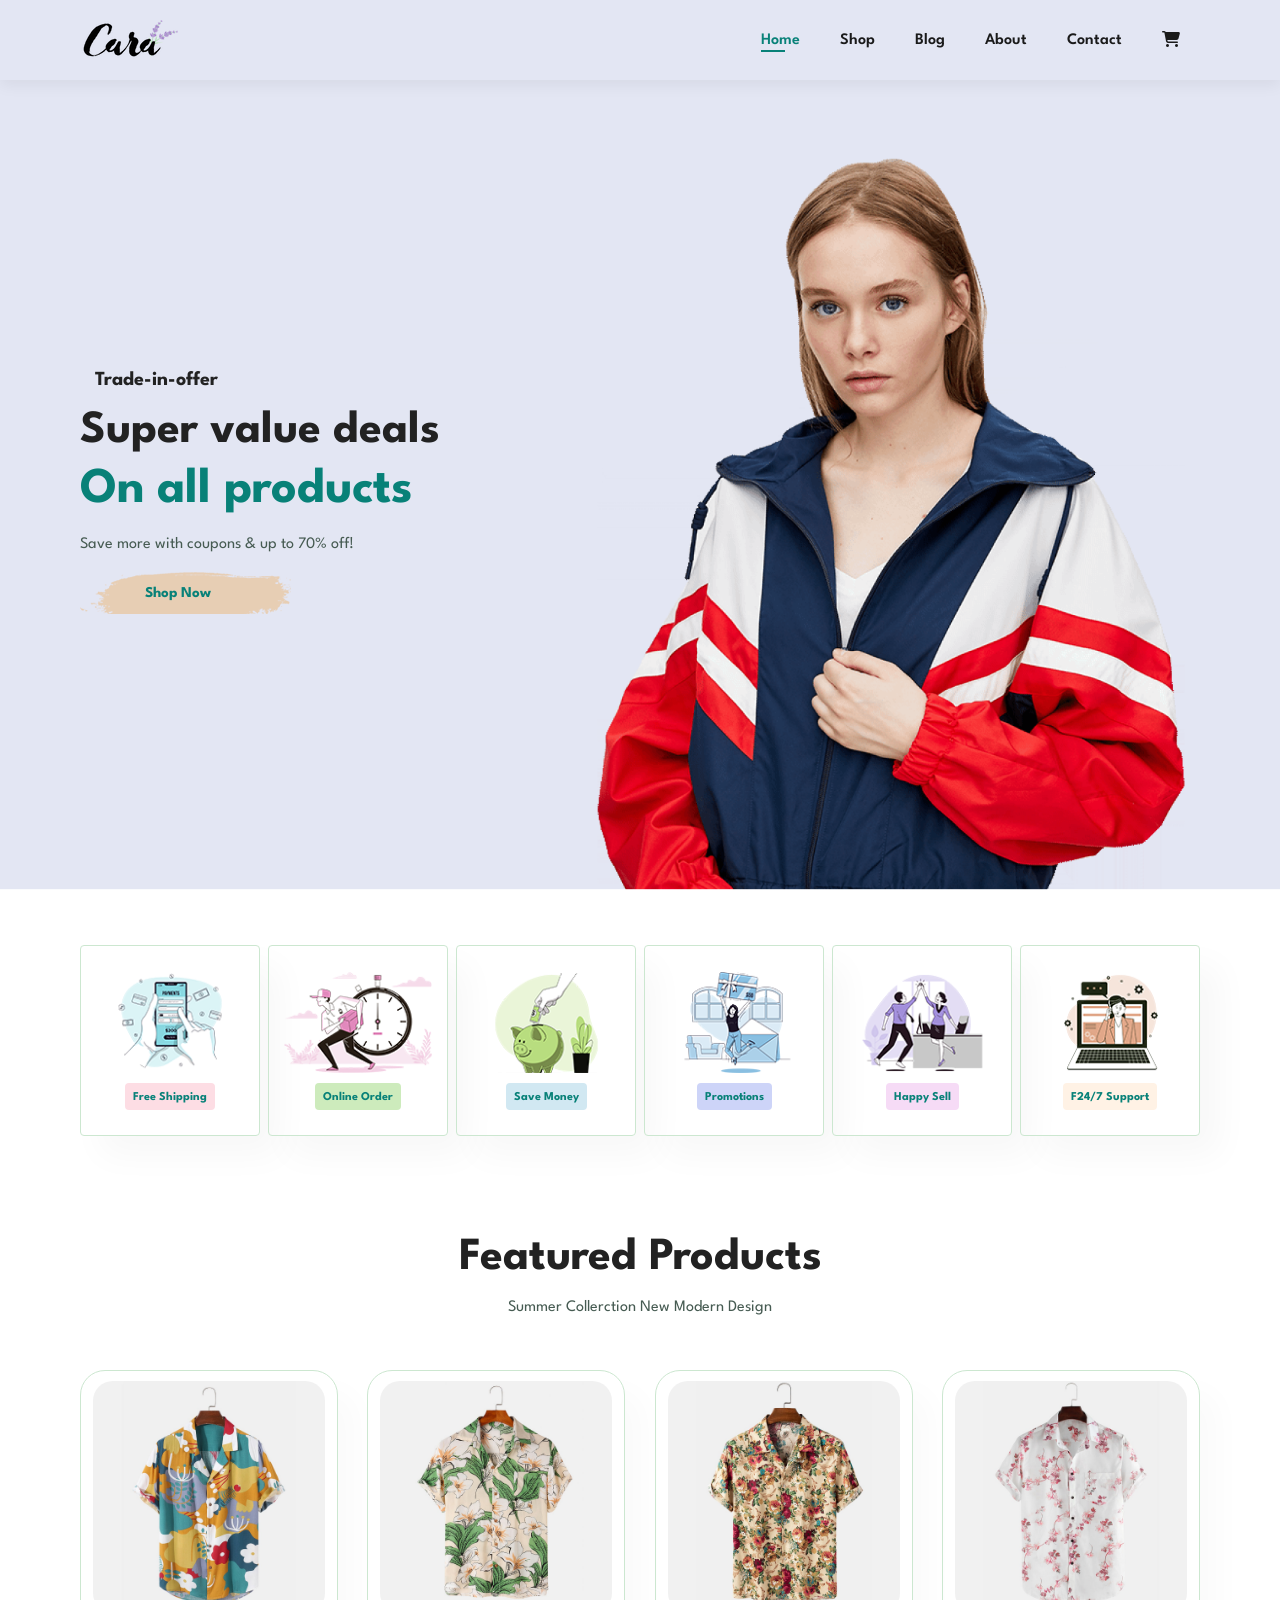
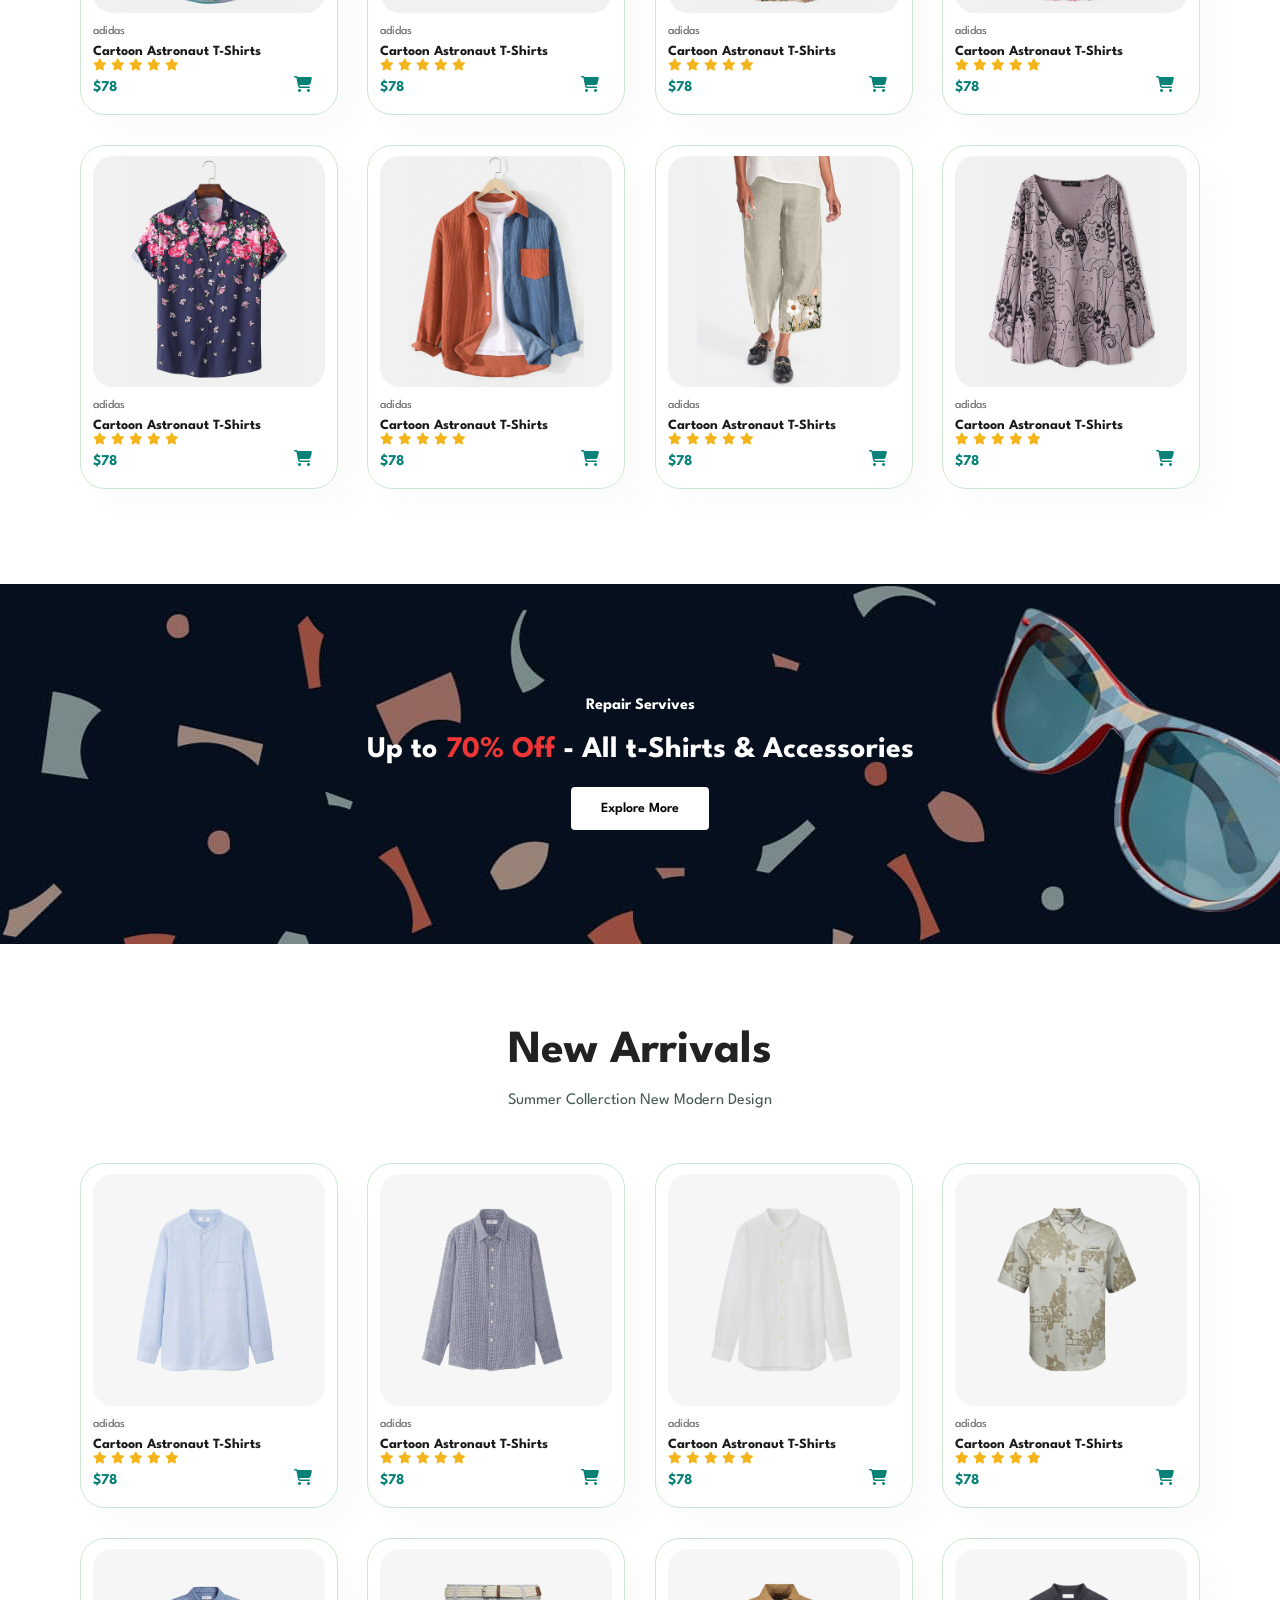
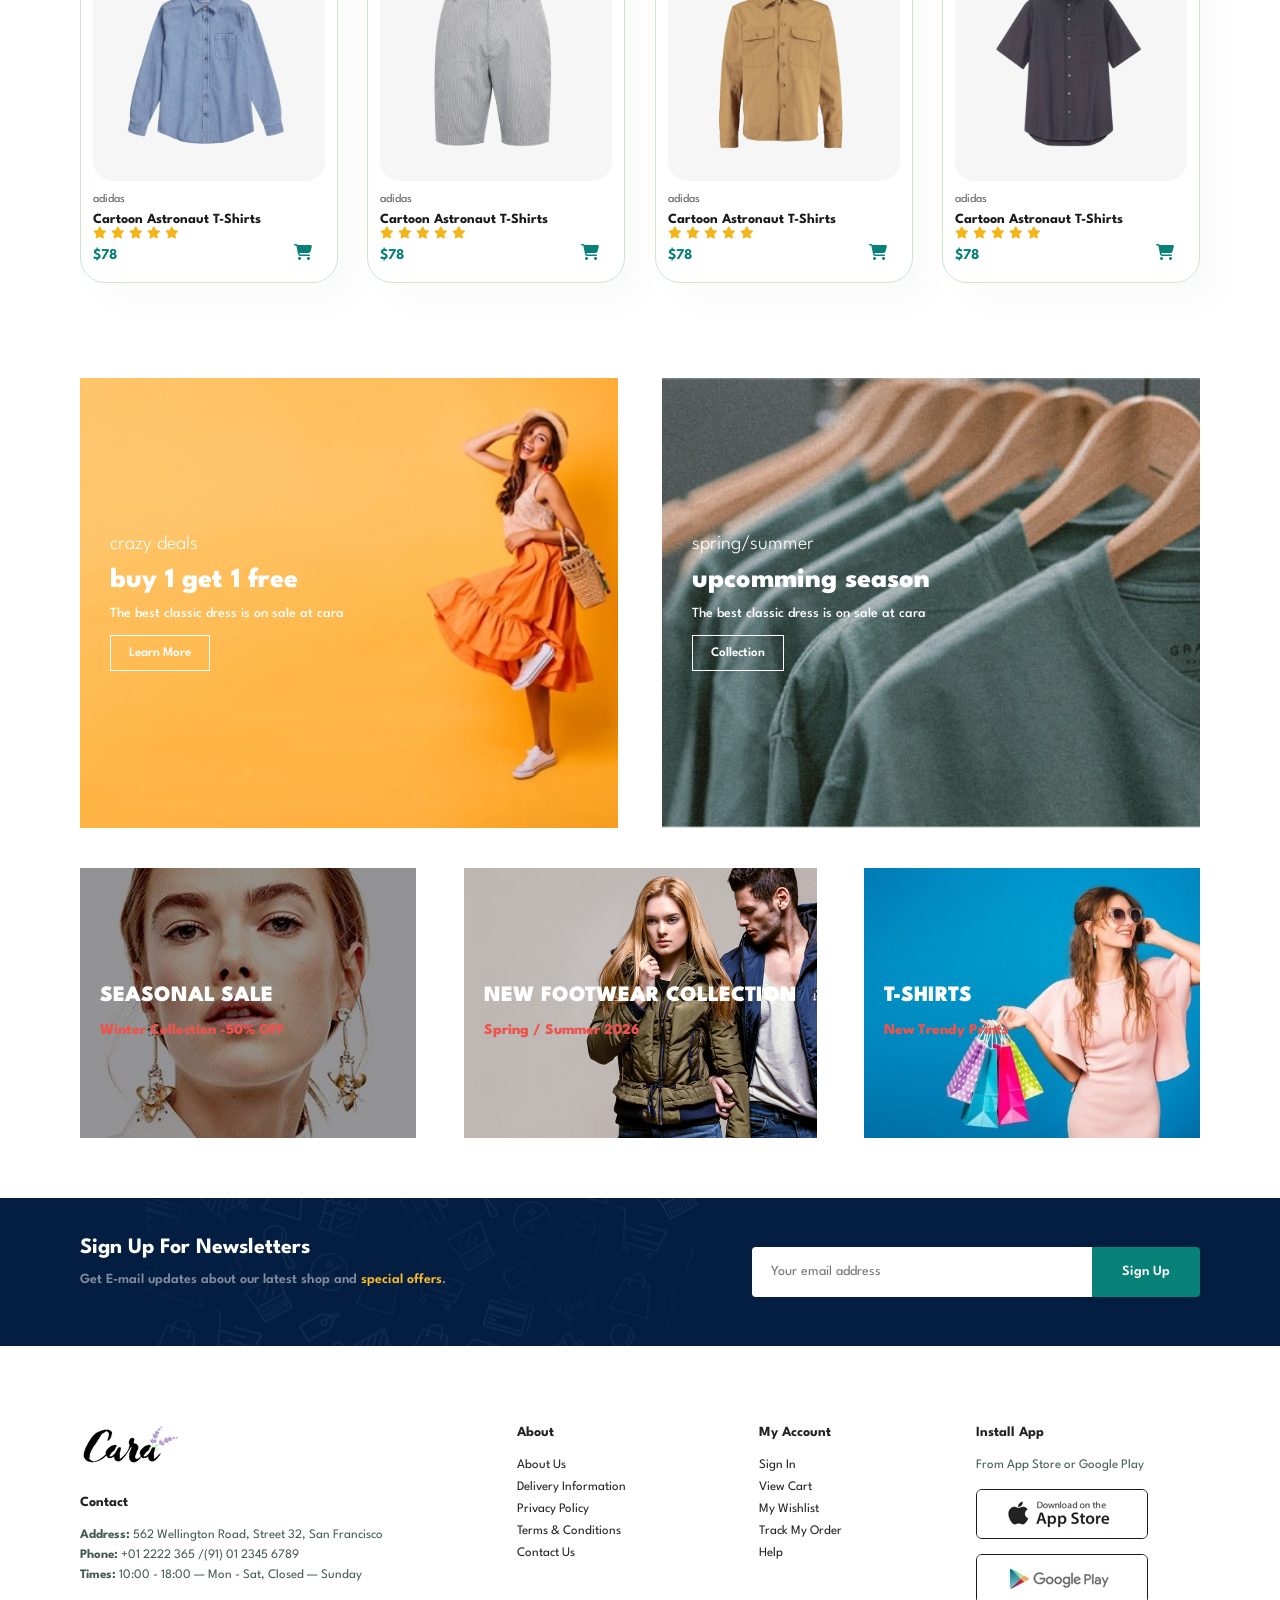
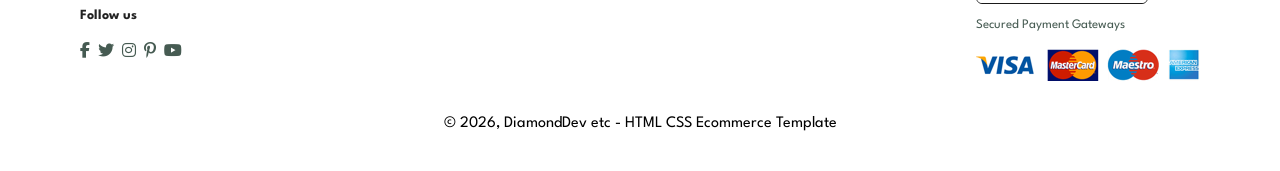
<file: index.html>
<!DOCTYPE html>
<html lang="en">
<head>
    <meta charset="UTF-8">
    <meta name="viewport" content="width=device-width, initial-scale=1.0">
    <title>Ecommerce Website</title>
    <link rel="stylesheet" href="https://cdnjs.cloudflare.com/ajax/libs/font-awesome/6.5.0/css/all.min.css">
    <link rel="stylesheet" href="style.css">
</head>
<body>
    <section id="header">
        <a href="#"><img src="images/logo (1).png" class="logo" alt=""></a>

        <div>
            <ul id="navbar">
                <li><a class="active" href="index.html">Home</a></li> 
                <li><a href="shop.html">Shop</a></li> 
                <li><a href="blog.html">Blog</a></li> 
                <li><a href="about.html">About</a></li> 
                <li><a href="contact.html">Contact</a></li> 
                <li id="lg-bag"><a href="cart.html"><i class="fa-solid fa-cart-shopping"></i></a></li>
                <a href="#" id="close"><i class="fa-solid fa-xmark"></i></a>
            </ul>
        </div>
        <div id="mobile">
            <a href="cart.html"><i class="fa-solid fa-cart-shopping"></i></a>
            <i id="bar" class="fas fa-outdent"></i>
        </div>
    </section>

    <section id="hero">
        <h4>Trade-in-offer</h4>
        <h2>Super value deals</h2>
        <h1>On all products</h1>
        <p>Save more with coupons & up to 70% off!</p>
        <button>Shop Now</button>
    </section>

    <section id="feature" class="section-p1">
        <div class="fe-box">
            <img src="images/f1.png" alt="">
            <h6>Free Shipping</h6>
        </div>
        <div class="fe-box">
            <img src="images/f2.png" alt="">
            <h6>Online Order</h6>
        </div>
        <div class="fe-box">
            <img src="images/f3.png" alt="">
            <h6>Save Money</h6>
        </div>
        <div class="fe-box">
            <img src="images/f4.png" alt="">
            <h6>Promotions</h6>
        </div>
        <div class="fe-box">
            <img src="images/f5.png" alt="">
            <h6>Happy Sell</h6>
        </div>
        <div class="fe-box">
            <img src="images/f6.png" alt="">
            <h6>F24/7 Support</h6>
        </div>
    </section>

    <section id="product1" class="section-p1">
        <h2>Featured Products</h2>
        <p>Summer Collerction New Modern Design</p>
        <div class="pro-container">
            <div class="pro">
                <img src="images/f1.jpg" alt="">
                <div class="des">
                    <span>adidas</span>
                    <h5>Cartoon Astronaut T-Shirts</h5>
                    <div class="star">
                        <i class="fas fa-star"></i>
                        <i class="fas fa-star"></i>
                        <i class="fas fa-star"></i>
                        <i class="fas fa-star"></i>
                        <i class="fas fa-star"></i>
                    </div>
                    <h4>$78</h4>
                </div>
                <a href="#"><i class="fa-solid fa-cart-shopping"></i></a>
            </div>
            <div class="pro">
                <img src="images/f2.jpg" alt="">
                <div class="des">
                    <span>adidas</span>
                    <h5>Cartoon Astronaut T-Shirts</h5>
                    <div class="star">
                        <i class="fas fa-star"></i>
                        <i class="fas fa-star"></i>
                        <i class="fas fa-star"></i>
                        <i class="fas fa-star"></i>
                        <i class="fas fa-star"></i>
                    </div>
                    <h4>$78</h4>
                </div>
                <a href="#"><i class="fa-solid fa-cart-shopping"></i></a>
            </div>
            <div class="pro">
                <img src="images/f3.jpg" alt="">
                <div class="des">
                    <span>adidas</span>
                    <h5>Cartoon Astronaut T-Shirts</h5>
                    <div class="star">
                        <i class="fas fa-star"></i>
                        <i class="fas fa-star"></i>
                        <i class="fas fa-star"></i>
                        <i class="fas fa-star"></i>
                        <i class="fas fa-star"></i>
                    </div>
                    <h4>$78</h4>
                </div>
                <a href="#"><i class="fa-solid fa-cart-shopping"></i></a>
            </div>
            <div class="pro">
                <img src="images/f4.jpg" alt="">
                <div class="des">
                    <span>adidas</span>
                    <h5>Cartoon Astronaut T-Shirts</h5>
                    <div class="star">
                        <i class="fas fa-star"></i>
                        <i class="fas fa-star"></i>
                        <i class="fas fa-star"></i>
                        <i class="fas fa-star"></i>
                        <i class="fas fa-star"></i>
                    </div>
                    <h4>$78</h4>
                </div>
                <a href="#"><i class="fa-solid fa-cart-shopping"></i></a>
            </div>
            <div class="pro">
                <img src="images/f5.jpg" alt="">
                <div class="des">
                    <span>adidas</span>
                    <h5>Cartoon Astronaut T-Shirts</h5>
                    <div class="star">
                        <i class="fas fa-star"></i>
                        <i class="fas fa-star"></i>
                        <i class="fas fa-star"></i>
                        <i class="fas fa-star"></i>
                        <i class="fas fa-star"></i>
                    </div>
                    <h4>$78</h4>
                </div>
                <a href="#"><i class="fa-solid fa-cart-shopping"></i></a>
            </div>
            <div class="pro">
                <img src="images/f6.jpg" alt="">
                <div class="des">
                    <span>adidas</span>
                    <h5>Cartoon Astronaut T-Shirts</h5>
                    <div class="star">
                        <i class="fas fa-star"></i>
                        <i class="fas fa-star"></i>
                        <i class="fas fa-star"></i>
                        <i class="fas fa-star"></i>
                        <i class="fas fa-star"></i>
                    </div>
                    <h4>$78</h4>
                </div>
                <a href="#"><i class="fa-solid fa-cart-shopping"></i></a>
            </div>
            <div class="pro">
                <img src="images/f7.jpg" alt="">
                <div class="des">
                    <span>adidas</span>
                    <h5>Cartoon Astronaut T-Shirts</h5>
                    <div class="star">
                        <i class="fas fa-star"></i>
                        <i class="fas fa-star"></i>
                        <i class="fas fa-star"></i>
                        <i class="fas fa-star"></i>
                        <i class="fas fa-star"></i>
                    </div>
                    <h4>$78</h4>
                </div>
                <a href="#"><i class="fa-solid fa-cart-shopping"></i></a>
            </div>
            <div class="pro">
                <img src="images/f8.jpg" alt="">
                <div class="des">
                    <span>adidas</span>
                    <h5>Cartoon Astronaut T-Shirts</h5>
                    <div class="star">
                        <i class="fas fa-star"></i>
                        <i class="fas fa-star"></i>
                        <i class="fas fa-star"></i>
                        <i class="fas fa-star"></i>
                        <i class="fas fa-star"></i>
                    </div>
                    <h4>$78</h4>
                </div>
                <a href="#"><i class="fa-solid fa-cart-shopping"></i></a>
            </div>
        </div>
    </section>

    <section id="banner" class="section-m1">
        <h4>Repair Servives</h4>
        <h2>Up to <span>70% Off</span> - All t-Shirts & Accessories</h2>
        <button class="normal">Explore More</button>
    </section>

    <section id="product1" class="section-p1">
        <h2>New Arrivals</h2>
        <p>Summer Collerction New Modern Design</p>
        <div class="pro-container">
            <div class="pro">
                <img src="images/n1.jpg" alt="">
                <div class="des">
                    <span>adidas</span>
                    <h5>Cartoon Astronaut T-Shirts</h5>
                    <div class="star">
                        <i class="fas fa-star"></i>
                        <i class="fas fa-star"></i>
                        <i class="fas fa-star"></i>
                        <i class="fas fa-star"></i>
                        <i class="fas fa-star"></i>
                    </div>
                    <h4>$78</h4>
                </div>
                <a href="#"><i class="fa-solid fa-cart-shopping"></i></a>
            </div>
            <div class="pro">
                <img src="images/n2.jpg" alt="">
                <div class="des">
                    <span>adidas</span>
                    <h5>Cartoon Astronaut T-Shirts</h5>
                    <div class="star">
                        <i class="fas fa-star"></i>
                        <i class="fas fa-star"></i>
                        <i class="fas fa-star"></i>
                        <i class="fas fa-star"></i>
                        <i class="fas fa-star"></i>
                    </div>
                    <h4>$78</h4>
                </div>
                <a href="#"><i class="fa-solid fa-cart-shopping"></i></a>
            </div>
            <div class="pro">
                <img src="images/n3.jpg" alt="">
                <div class="des">
                    <span>adidas</span>
                    <h5>Cartoon Astronaut T-Shirts</h5>
                    <div class="star">
                        <i class="fas fa-star"></i>
                        <i class="fas fa-star"></i>
                        <i class="fas fa-star"></i>
                        <i class="fas fa-star"></i>
                        <i class="fas fa-star"></i>
                    </div>
                    <h4>$78</h4>
                </div>
                <a href="#"><i class="fa-solid fa-cart-shopping"></i></a>
            </div>
            <div class="pro">
                <img src="images/n4.jpg" alt="">
                <div class="des">
                    <span>adidas</span>
                    <h5>Cartoon Astronaut T-Shirts</h5>
                    <div class="star">
                        <i class="fas fa-star"></i>
                        <i class="fas fa-star"></i>
                        <i class="fas fa-star"></i>
                        <i class="fas fa-star"></i>
                        <i class="fas fa-star"></i>
                    </div>
                    <h4>$78</h4>
                </div>
                <a href="#"><i class="fa-solid fa-cart-shopping"></i></a>
            </div>
            <div class="pro">
                <img src="images/n5.jpg" alt="">
                <div class="des">
                    <span>adidas</span>
                    <h5>Cartoon Astronaut T-Shirts</h5>
                    <div class="star">
                        <i class="fas fa-star"></i>
                        <i class="fas fa-star"></i>
                        <i class="fas fa-star"></i>
                        <i class="fas fa-star"></i>
                        <i class="fas fa-star"></i>
                    </div>
                    <h4>$78</h4>
                </div>
                <a href="#"><i class="fa-solid fa-cart-shopping"></i></a>
            </div>
            <div class="pro">
                <img src="images/n6.jpg" alt="">
                <div class="des">
                    <span>adidas</span>
                    <h5>Cartoon Astronaut T-Shirts</h5>
                    <div class="star">
                        <i class="fas fa-star"></i>
                        <i class="fas fa-star"></i>
                        <i class="fas fa-star"></i>
                        <i class="fas fa-star"></i>
                        <i class="fas fa-star"></i>
                    </div>
                    <h4>$78</h4>
                </div>
                <a href="#"><i class="fa-solid fa-cart-shopping"></i></a>
            </div>
            <div class="pro">
                <img src="images/n7.jpg" alt="">
                <div class="des">
                    <span>adidas</span>
                    <h5>Cartoon Astronaut T-Shirts</h5>
                    <div class="star">
                        <i class="fas fa-star"></i>
                        <i class="fas fa-star"></i>
                        <i class="fas fa-star"></i>
                        <i class="fas fa-star"></i>
                        <i class="fas fa-star"></i>
                    </div>
                    <h4>$78</h4>
                </div>
                <a href="#"><i class="fa-solid fa-cart-shopping"></i></a>
            </div>
            <div class="pro">
                <img src="images/n8.jpg" alt="">
                <div class="des">
                    <span>adidas</span>
                    <h5>Cartoon Astronaut T-Shirts</h5>
                    <div class="star">
                        <i class="fas fa-star"></i>
                        <i class="fas fa-star"></i>
                        <i class="fas fa-star"></i>
                        <i class="fas fa-star"></i>
                        <i class="fas fa-star"></i>
                    </div>
                    <h4>$78</h4>
                </div>
                <a href="#"><i class="fa-solid fa-cart-shopping"></i></a>
            </div>
        </div>
    </section>

    <section id="sm-banner" class="section-p1">
        <div class="banner-box">
            <h4>crazy deals</h4>
            <h2>buy 1 get 1 free</h2>
            <span>The best classic dress is on sale at cara</span>
            <button class="white">Learn More</button>
        </div>
        <div class="banner-box banner-box2">
            <h4>spring/summer</h4>
            <h2>upcomming season</h2>
            <span>The best classic dress is on sale at cara</span>
            <button class="white">Collection</button>
        </div>
    </section>

    <section id="banner3">
        <div class="banner-box">
            <h2>SEASONAL SALE</h2>
            <h3>Winter Collection -50% OFF</h3>
        </div>
        <div class="banner-box banner-box2">
            <h2>NEW FOOTWEAR COLLECTION</h2>
            <h3>Spring / Summer 2026</h3>
        </div>
        <div class="banner-box banner-box3">
            <h2>T-SHIRTS</h2>
            <h3>New Trendy Prints</h3>
        </div>
    </section>

    <section id="newsletter" class="section-p1 section-m1">
        <div class="newstext">
            <h4>Sign Up For Newsletters</h4>
            <p>Get E-mail updates about our latest shop and <span>special offers</span>.</p>
        </div>
        <div class="form">
            <input type="text" placeholder="Your email address">
            <button class="normal">Sign Up</button>
        </div>
    </section>

    <footer class="section-p1">
        <div class="col">
            <img  class="logo" src="images/logo (1).png" alt="">
            <h4>Contact</h4>
            <p><strong>Address:</strong> 562 Wellington Road, Street 32, San Francisco</p>
            <p><strong>Phone:</strong> +01 2222 365 /(91) 01 2345 6789</p>
            <p><strong>Times:</strong> 10:00 - 18:00 — Mon - Sat, Closed — Sunday</p>
            <div class="follow">
                <h4>Follow us</h4>
                <div class="icon">
                    <i class="fab fa-facebook-f"></i>
                    <i class="fab fa-twitter"></i>
                    <i class="fab fa-instagram"></i>
                    <i class="fab fa-pinterest-p"></i>
                    <i class="fab fa-youtube"></i>
                </div>
            </div>
        </div>
        
        <div class="col">
            <h4>About</h4>
            <a href="#">About Us</a>
            <a href="#">Delivery Information</a>
            <a href="#">Privacy Policy</a>
            <a href="#">Terms & Conditions</a>
            <a href="#">Contact Us</a>
        </div>
        
        <div class="col">
            <h4>My Account</h4>
            <a href="#">Sign In</a>
            <a href="#">View Cart</a>
            <a href="#">My Wishlist</a>
            <a href="#">Track My Order</a>
            <a href="#">Help</a>
        </div>

        <div class="col install">
            <h4>Install App</h4>
            <p>From App Store or Google Play</p>
            <div class="row">
                <img src="images/app.jpg" alt="">
                <img src="images/play.jpg" alt="">
            </div>
            <p>Secured Payment Gateways</p>
            <img src="images/pay.png" alt="">
        </div>

        <div class="copyright">© 2026, DiamondDev etc - HTML CSS Ecommerce Template</div>
    </footer>
</body>
<script src="script.js"></script>
</html>
</file>
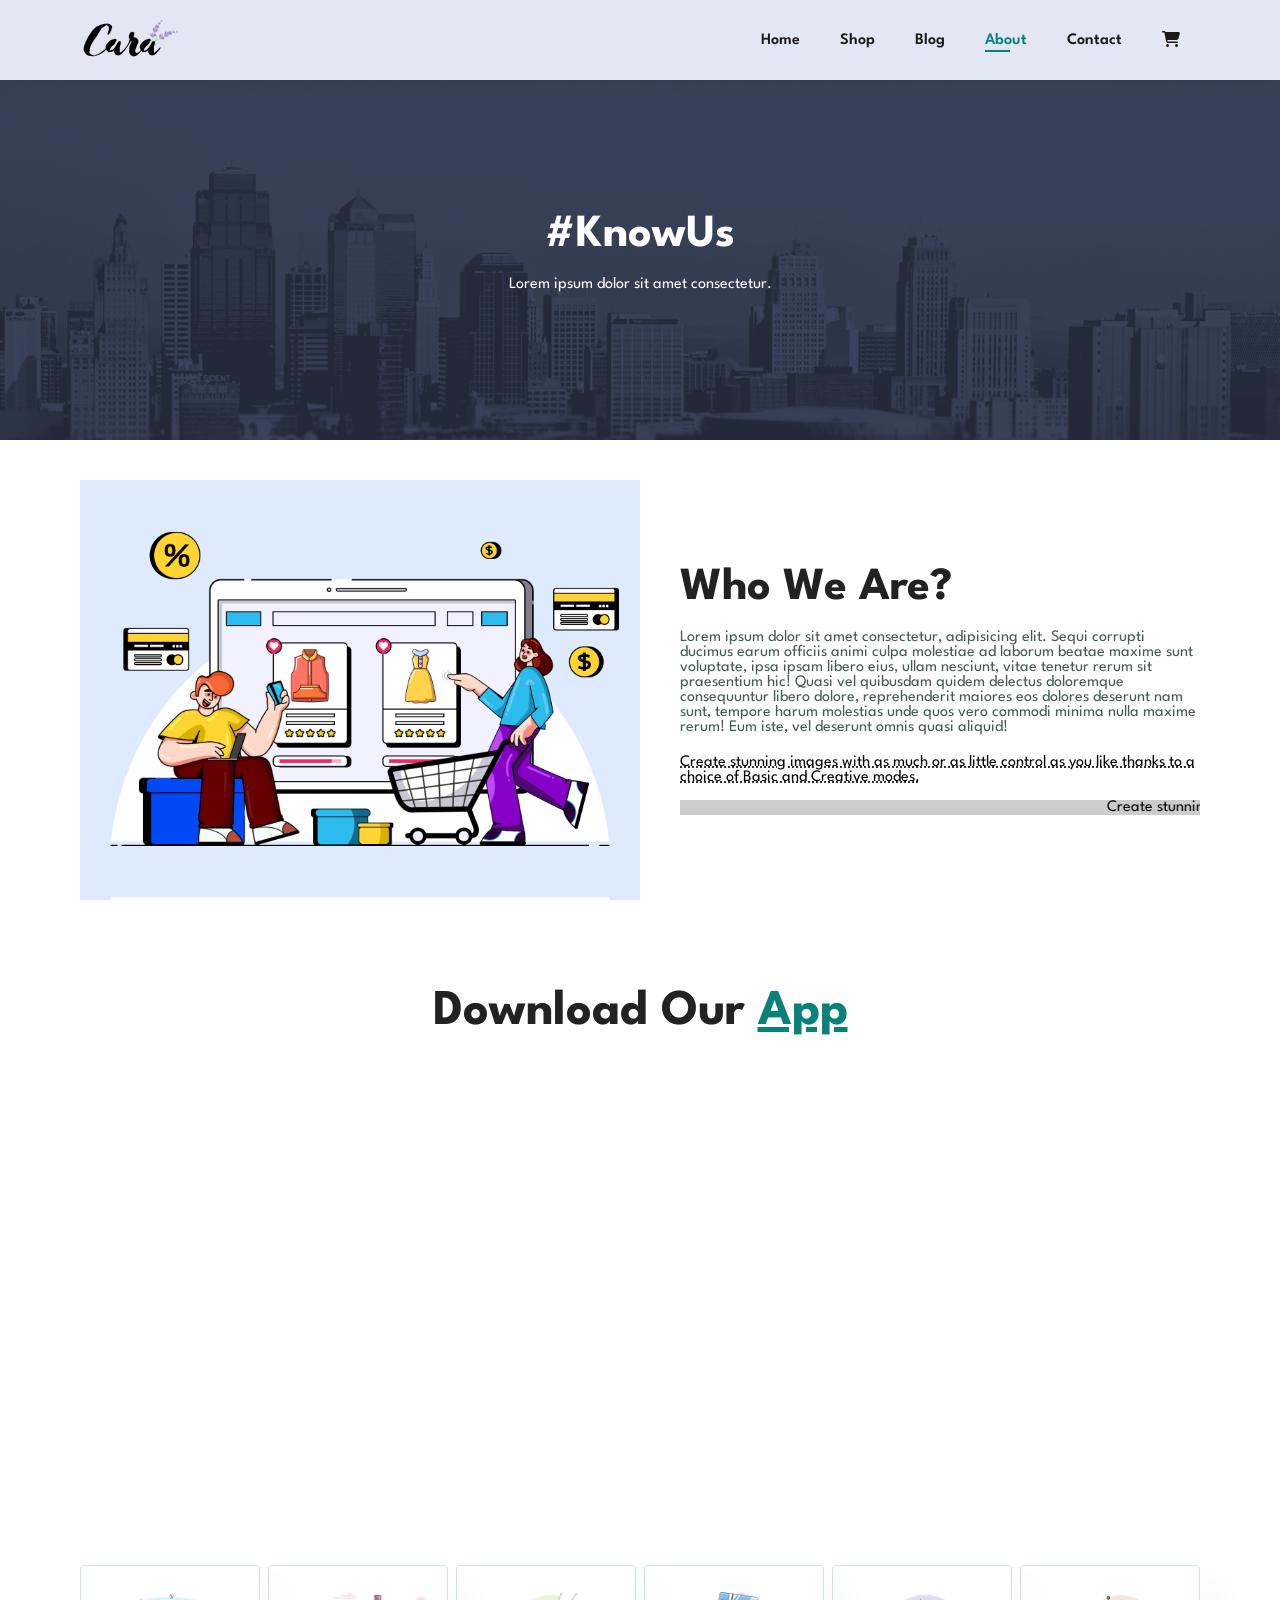
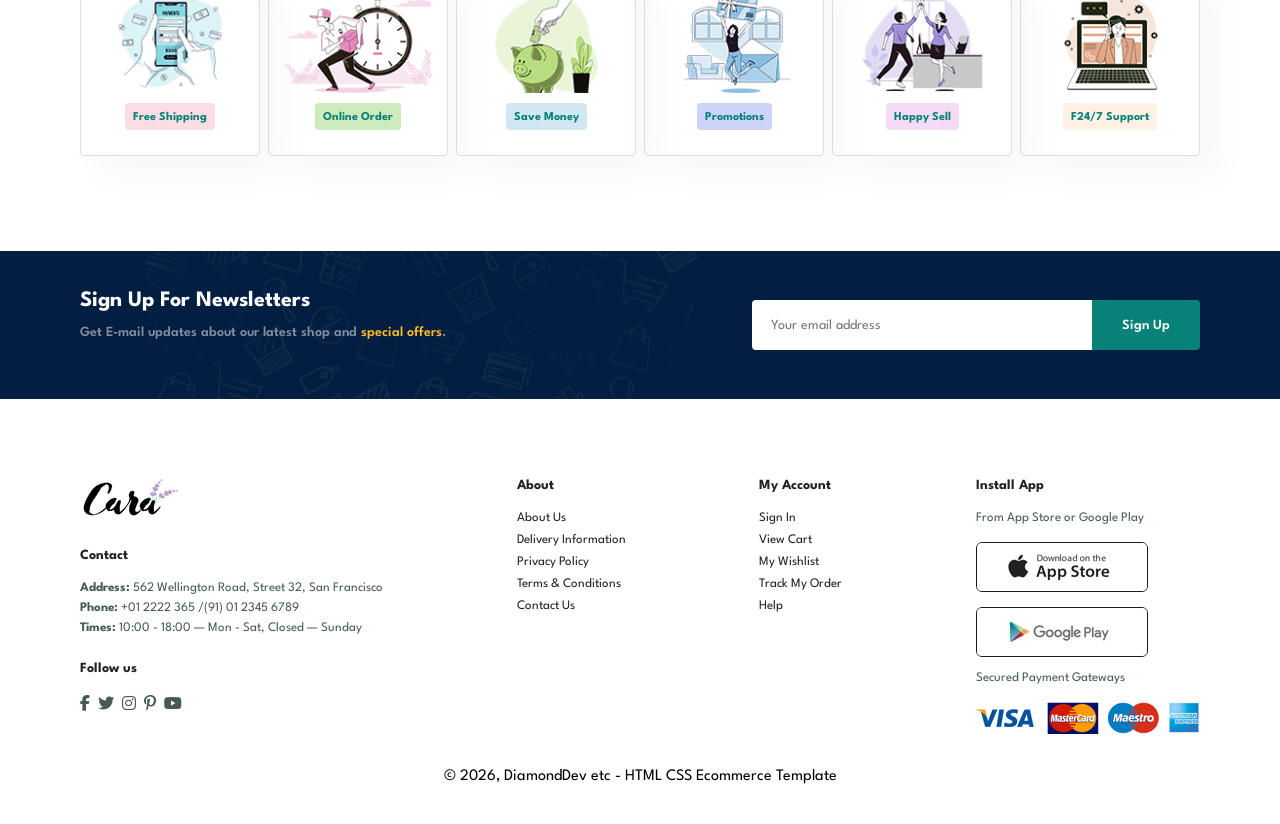
<file: about.html>
<!DOCTYPE html>
<html lang="en">

<head>
    <meta charset="UTF-8">
    <meta name="viewport" content="width=device-width, initial-scale=1.0">
    <title>Ecommerce Website</title>
    <link rel="stylesheet" href="https://cdnjs.cloudflare.com/ajax/libs/font-awesome/6.5.0/css/all.min.css">
    <link rel="stylesheet" href="style.css">
</head>

<body>
    <section id="header">
        <a href="#"><img src="images/logo (1).png" class="logo" alt=""></a>

        <div>
            <ul id="navbar">
                <li><a href="index.html">Home</a></li>
                <li><a href="shop.html">Shop</a></li>
                <li><a href="blog.html">Blog</a></li>
                <li><a class="active" href="about.html">About</a></li>
                <li><a href="contact.html">Contact</a></li>
                <li id="lg-bag"><a href="cart.html"><i class="fa-solid fa-cart-shopping"></i></a></li>
                <a href="#" id="close"><i class="fa-solid fa-xmark"></i></a>
            </ul>
        </div>
        <div id="mobile">
            <a href="cart.html"><i class="fa-solid fa-cart-shopping"></i></a>
            <i id="bar" class="fas fa-outdent"></i>
        </div>
    </section>

    <section id="page-header" class="about-header">
        <h2>#KnowUs</h2>
        <p>Lorem ipsum dolor sit amet consectetur.</p>
    </section>

    <section id="about-head" class="section-p1">
        <img src="images/a6.jpg" alt="">
        <div>
            <h2>Who We Are?</h2>
            <p>Lorem ipsum dolor sit amet consectetur, adipisicing elit. Sequi corrupti ducimus earum officiis animi culpa molestiae ad laborum beatae maxime sunt voluptate, ipsa ipsam libero eius, ullam nesciunt, vitae tenetur rerum sit praesentium hic! Quasi vel quibusdam quidem delectus doloremque consequuntur libero dolore, reprehenderit maiores eos dolores deserunt nam sunt, tempore harum molestias unde quos vero commodi minima nulla maxime rerum! Eum iste, vel deserunt omnis quasi aliquid!</p>
            <abbr title="">Create stunning images with as much or as little control as you like thanks to a choice of Basic and Creative modes.</abbr>

            <br><br>

            <marquee bgcolor="#ccc" loop="-1" scrollamount="5" width="100%">Create stunning images with as much or as little control as you like thanks to a choice of Basic and Creative modes.</marquee>
        </div>
    </section>

    <section id="about-app" class="section-p1">
        <h1>Download Our <a href="#">App</a></h1>
        <div class="video">
            <video autoplay muted loop src="images/1.mp4"></video>
        </div>
    </section>

        <section id="feature" class="section-p1">
        <div class="fe-box">
            <img src="images/f1.png" alt="">
            <h6>Free Shipping</h6>
        </div>
        <div class="fe-box">
            <img src="images/f2.png" alt="">
            <h6>Online Order</h6>
        </div>
        <div class="fe-box">
            <img src="images/f3.png" alt="">
            <h6>Save Money</h6>
        </div>
        <div class="fe-box">
            <img src="images/f4.png" alt="">
            <h6>Promotions</h6>
        </div>
        <div class="fe-box">
            <img src="images/f5.png" alt="">
            <h6>Happy Sell</h6>
        </div>
        <div class="fe-box">
            <img src="images/f6.png" alt="">
            <h6>F24/7 Support</h6>
        </div>
    </section>

    <section id="newsletter" class="section-p1 section-m1">
        <div class="newstext">
            <h4>Sign Up For Newsletters</h4>
            <p>Get E-mail updates about our latest shop and <span>special offers</span>.</p>
        </div>
        <div class="form">
            <input type="text" placeholder="Your email address">
            <button class="normal">Sign Up</button>
        </div>
    </section>

    <footer class="section-p1">
        <div class="col">
            <img class="logo" src="images/logo (1).png" alt="">
            <h4>Contact</h4>
            <p><strong>Address:</strong> 562 Wellington Road, Street 32, San Francisco</p>
            <p><strong>Phone:</strong> +01 2222 365 /(91) 01 2345 6789</p>
            <p><strong>Times:</strong> 10:00 - 18:00 — Mon - Sat, Closed — Sunday</p>
            <div class="follow">
                <h4>Follow us</h4>
                <div class="icon">
                    <i class="fab fa-facebook-f"></i>
                    <i class="fab fa-twitter"></i>
                    <i class="fab fa-instagram"></i>
                    <i class="fab fa-pinterest-p"></i>
                    <i class="fab fa-youtube"></i>
                </div>
            </div>
        </div>

        <div class="col">
            <h4>About</h4>
            <a href="#">About Us</a>
            <a href="#">Delivery Information</a>
            <a href="#">Privacy Policy</a>
            <a href="#">Terms & Conditions</a>
            <a href="#">Contact Us</a>
        </div>

        <div class="col">
            <h4>My Account</h4>
            <a href="#">Sign In</a>
            <a href="#">View Cart</a>
            <a href="#">My Wishlist</a>
            <a href="#">Track My Order</a>
            <a href="#">Help</a>
        </div>

        <div class="col install">
            <h4>Install App</h4>
            <p>From App Store or Google Play</p>
            <div class="row">
                <img src="images/app.jpg" alt="">
                <img src="images/play.jpg" alt="">
            </div>
            <p>Secured Payment Gateways</p>
            <img src="images/pay.png" alt="">
        </div>

        <div class="copyright">© 2026, DiamondDev etc - HTML CSS Ecommerce Template</div>
    </footer>
</body>
<script src="script.js"></script>

</html>
</file>
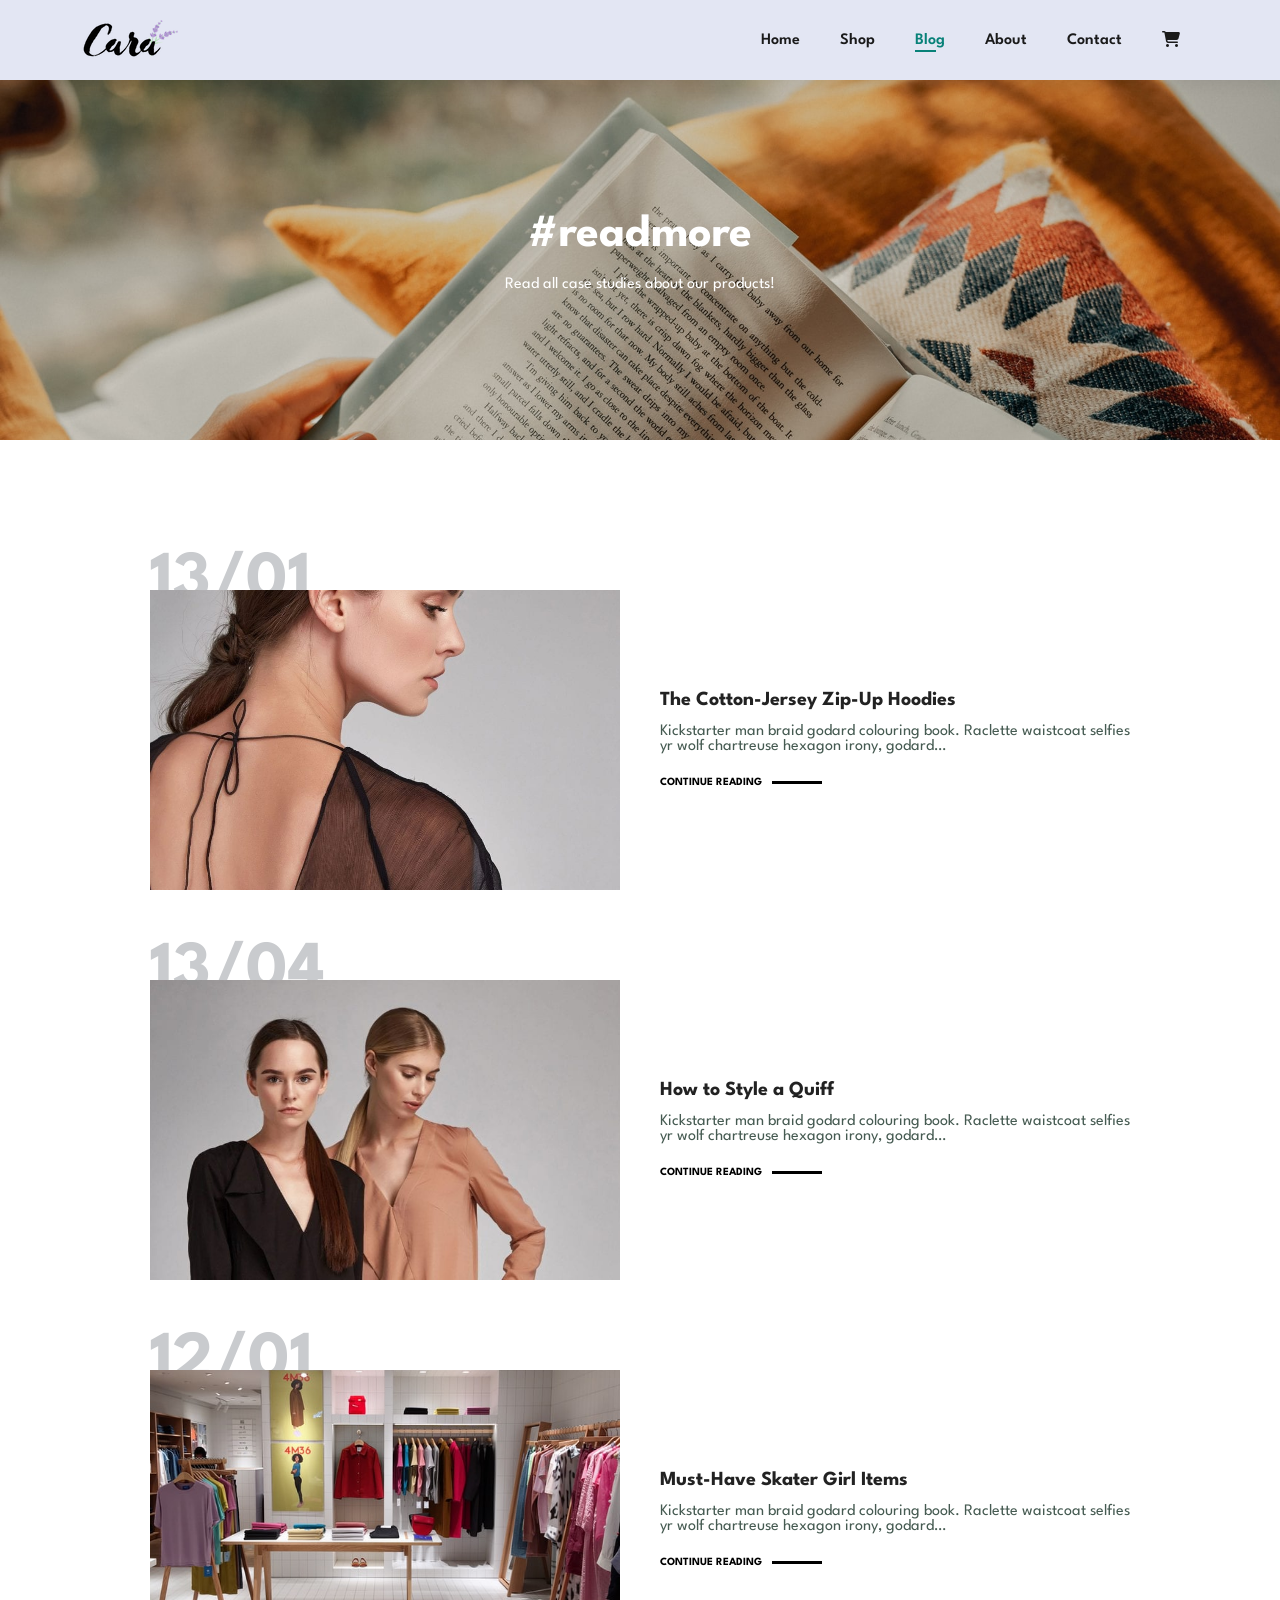
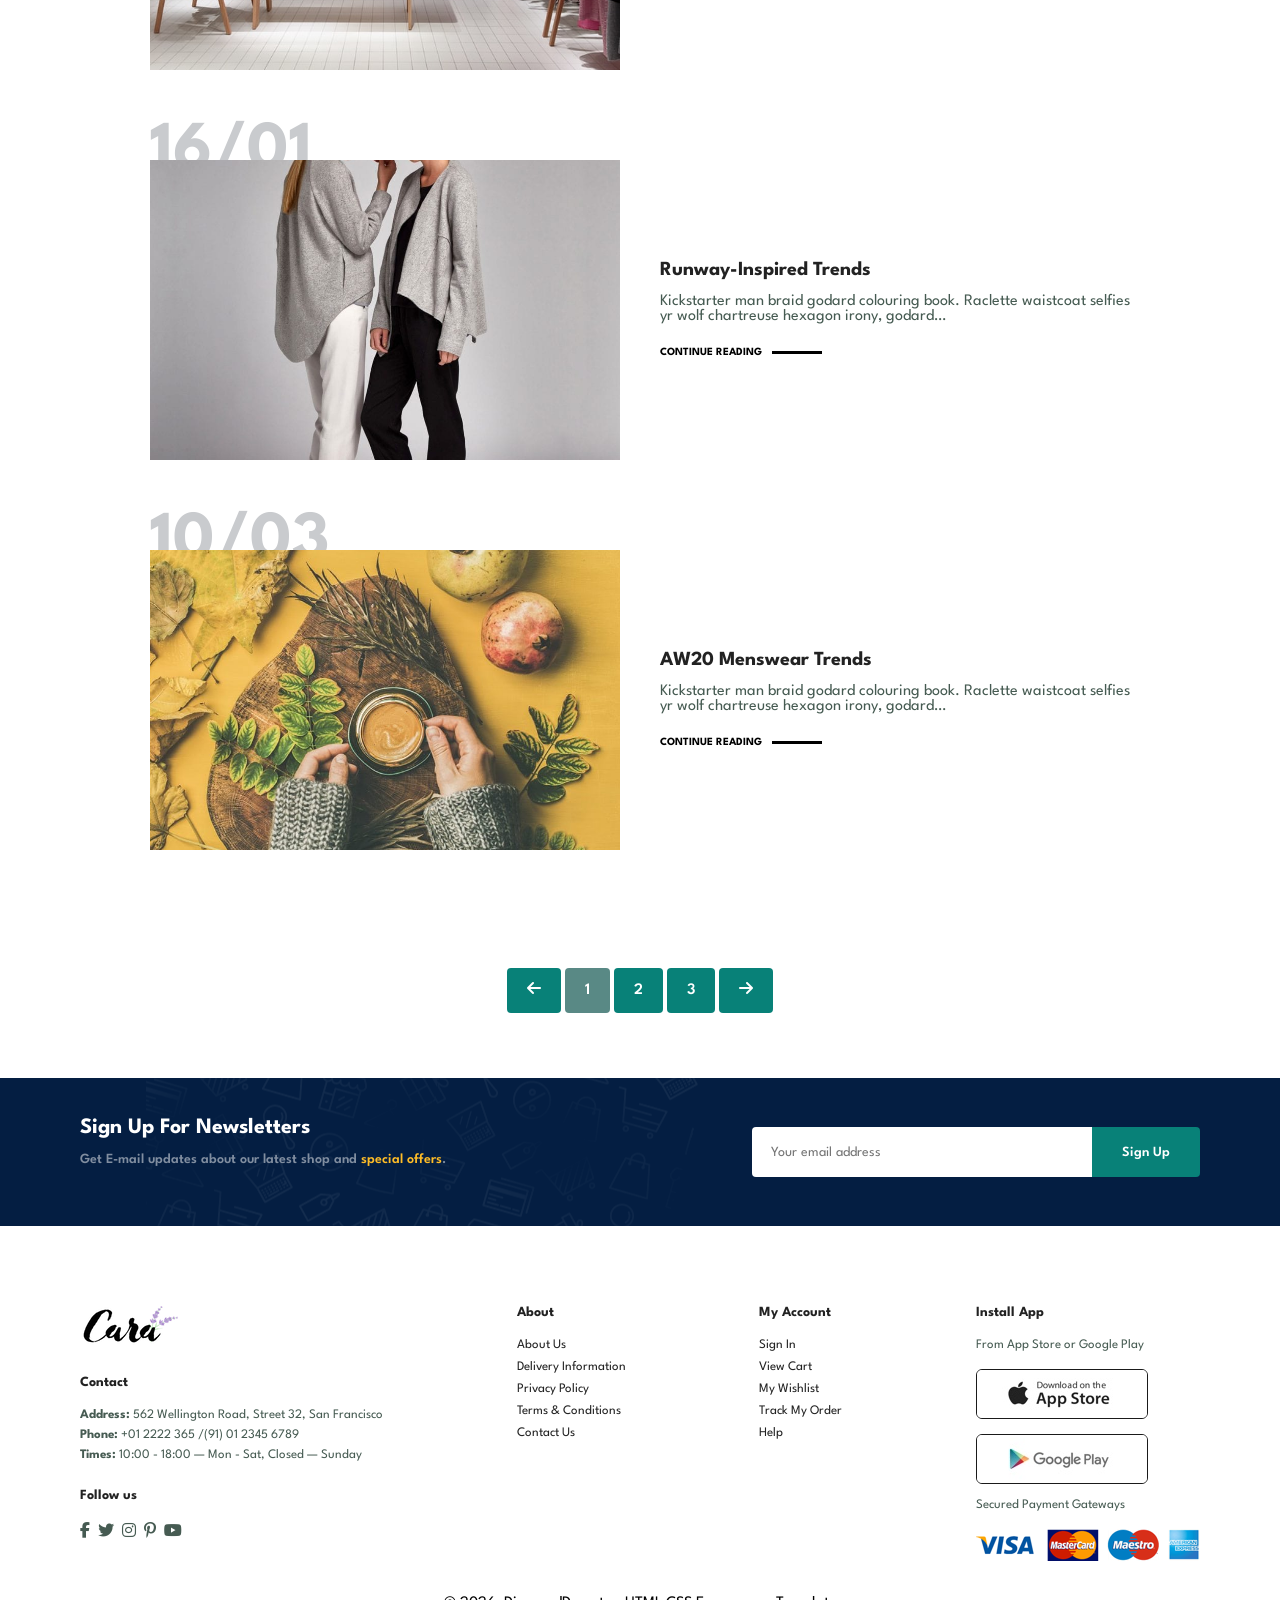
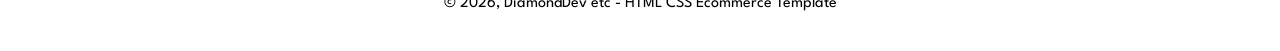
<file: blog.html>
<!DOCTYPE html>
<html lang="en">

<head>
    <meta charset="UTF-8">
    <meta name="viewport" content="width=device-width, initial-scale=1.0">
    <title>Ecommerce Website</title>
    <link rel="stylesheet" href="https://cdnjs.cloudflare.com/ajax/libs/font-awesome/6.5.0/css/all.min.css">
    <link rel="stylesheet" href="style.css">
</head>

<body>
    <section id="header">
        <a href="#"><img src="images/logo (1).png" class="logo" alt=""></a>

        <div>
            <ul id="navbar">
                <li><a href="index.html">Home</a></li>
                <li><a href="shop.html">Shop</a></li>
                <li><a class="active" href="blog.html">Blog</a></li>
                <li><a href="about.html">About</a></li>
                <li><a href="contact.html">Contact</a></li>
                <li id="lg-bag"><a href="cart.html"><i class="fa-solid fa-cart-shopping"></i></a></li>
                <a href="#" id="close"><i class="fa-solid fa-xmark"></i></a>
            </ul>
        </div>
        <div id="mobile">
            <a href="cart.html"><i class="fa-solid fa-cart-shopping"></i></a>
            <i id="bar" class="fas fa-outdent"></i>
        </div>
    </section>

    <section id="page-header" class="blog-header">
        <h2>#readmore</h2>
        <p>Read all case studies about our products!</p>
    </section>

    <section id="blog">
        <div class="blog-box">
            <div class="blog-img">
                <img src="images/b1.jpg" alt="">
            </div>
            <div class="blog-details">
                <h4>The Cotton-Jersey Zip-Up Hoodies</h4>
                <p>Kickstarter man braid godard colouring book. Raclette waistcoat selfies yr wolf chartreuse hexagon irony, godard…</p>
                <a href="#">CONTINUE READING</a>
            </div>
            <h1>13/01</h1>
        </div>
        <div class="blog-box">
            <div class="blog-img">
                <img src="images/b2.jpg" alt="">
            </div>
            <div class="blog-details">
                <h4>How to Style a Quiff</h4>
                <p>Kickstarter man braid godard colouring book. Raclette waistcoat selfies yr wolf chartreuse hexagon irony, godard…</p>
                <a href="#">CONTINUE READING</a>
            </div>
            <h1>13/04</h1>
        </div>
        <div class="blog-box">
            <div class="blog-img">
                <img src="images/b3.jpg" alt="">
            </div>
            <div class="blog-details">
                <h4>Must-Have Skater Girl Items</h4>
                <p>Kickstarter man braid godard colouring book. Raclette waistcoat selfies yr wolf chartreuse hexagon irony, godard…</p>
                <a href="#">CONTINUE READING</a>
            </div>
            <h1>12/01</h1>
        </div>
        <div class="blog-box">
            <div class="blog-img">
                <img src="images/b4.jpg" alt="">
            </div>
            <div class="blog-details">
                <h4>Runway-Inspired Trends</h4>
                <p>Kickstarter man braid godard colouring book. Raclette waistcoat selfies yr wolf chartreuse hexagon irony, godard…</p>
                <a href="#">CONTINUE READING</a>
            </div>
            <h1>16/01</h1>
        </div>
        <div class="blog-box">
            <div class="blog-img">
                <img src="images/b6.jpg" alt="">
            </div>
            <div class="blog-details">
                <h4>AW20 Menswear Trends</h4>
                <p>Kickstarter man braid godard colouring book. Raclette waistcoat selfies yr wolf chartreuse hexagon irony, godard…</p>
                <a href="#">CONTINUE READING</a>
            </div>
            <h1>10/03</h1>
        </div>
    </section>

    <section id="pagination" class="section-p1">
        <a href="#"><i class="fa-solid fa-arrow-left"></i></a>
        <a href="#" class="active-pagination">1</a>
        <a href="#">2</a>
        <a href="#">3</a>
        <a href="#"><i class="fa-solid fa-arrow-right"></i></a>
    </section>

    <section id="newsletter" class="section-p1 section-m1">
        <div class="newstext">
            <h4>Sign Up For Newsletters</h4>
            <p>Get E-mail updates about our latest shop and <span>special offers</span>.</p>
        </div>
        <div class="form">
            <input type="text" placeholder="Your email address">
            <button class="normal">Sign Up</button>
        </div>
    </section>

    <footer class="section-p1">
        <div class="col">
            <img class="logo" src="images/logo (1).png" alt="">
            <h4>Contact</h4>
            <p><strong>Address:</strong> 562 Wellington Road, Street 32, San Francisco</p>
            <p><strong>Phone:</strong> +01 2222 365 /(91) 01 2345 6789</p>
            <p><strong>Times:</strong> 10:00 - 18:00 — Mon - Sat, Closed — Sunday</p>
            <div class="follow">
                <h4>Follow us</h4>
                <div class="icon">
                    <i class="fab fa-facebook-f"></i>
                    <i class="fab fa-twitter"></i>
                    <i class="fab fa-instagram"></i>
                    <i class="fab fa-pinterest-p"></i>
                    <i class="fab fa-youtube"></i>
                </div>
            </div>
        </div>

        <div class="col">
            <h4>About</h4>
            <a href="#">About Us</a>
            <a href="#">Delivery Information</a>
            <a href="#">Privacy Policy</a>
            <a href="#">Terms & Conditions</a>
            <a href="#">Contact Us</a>
        </div>

        <div class="col">
            <h4>My Account</h4>
            <a href="#">Sign In</a>
            <a href="#">View Cart</a>
            <a href="#">My Wishlist</a>
            <a href="#">Track My Order</a>
            <a href="#">Help</a>
        </div>

        <div class="col install">
            <h4>Install App</h4>
            <p>From App Store or Google Play</p>
            <div class="row">
                <img src="images/app.jpg" alt="">
                <img src="images/play.jpg" alt="">
            </div>
            <p>Secured Payment Gateways</p>
            <img src="images/pay.png" alt="">
        </div>

        <div class="copyright">© 2026, DiamondDev etc - HTML CSS Ecommerce Template</div>
    </footer>
</body>
<script src="script.js"></script>

</html>
</file>
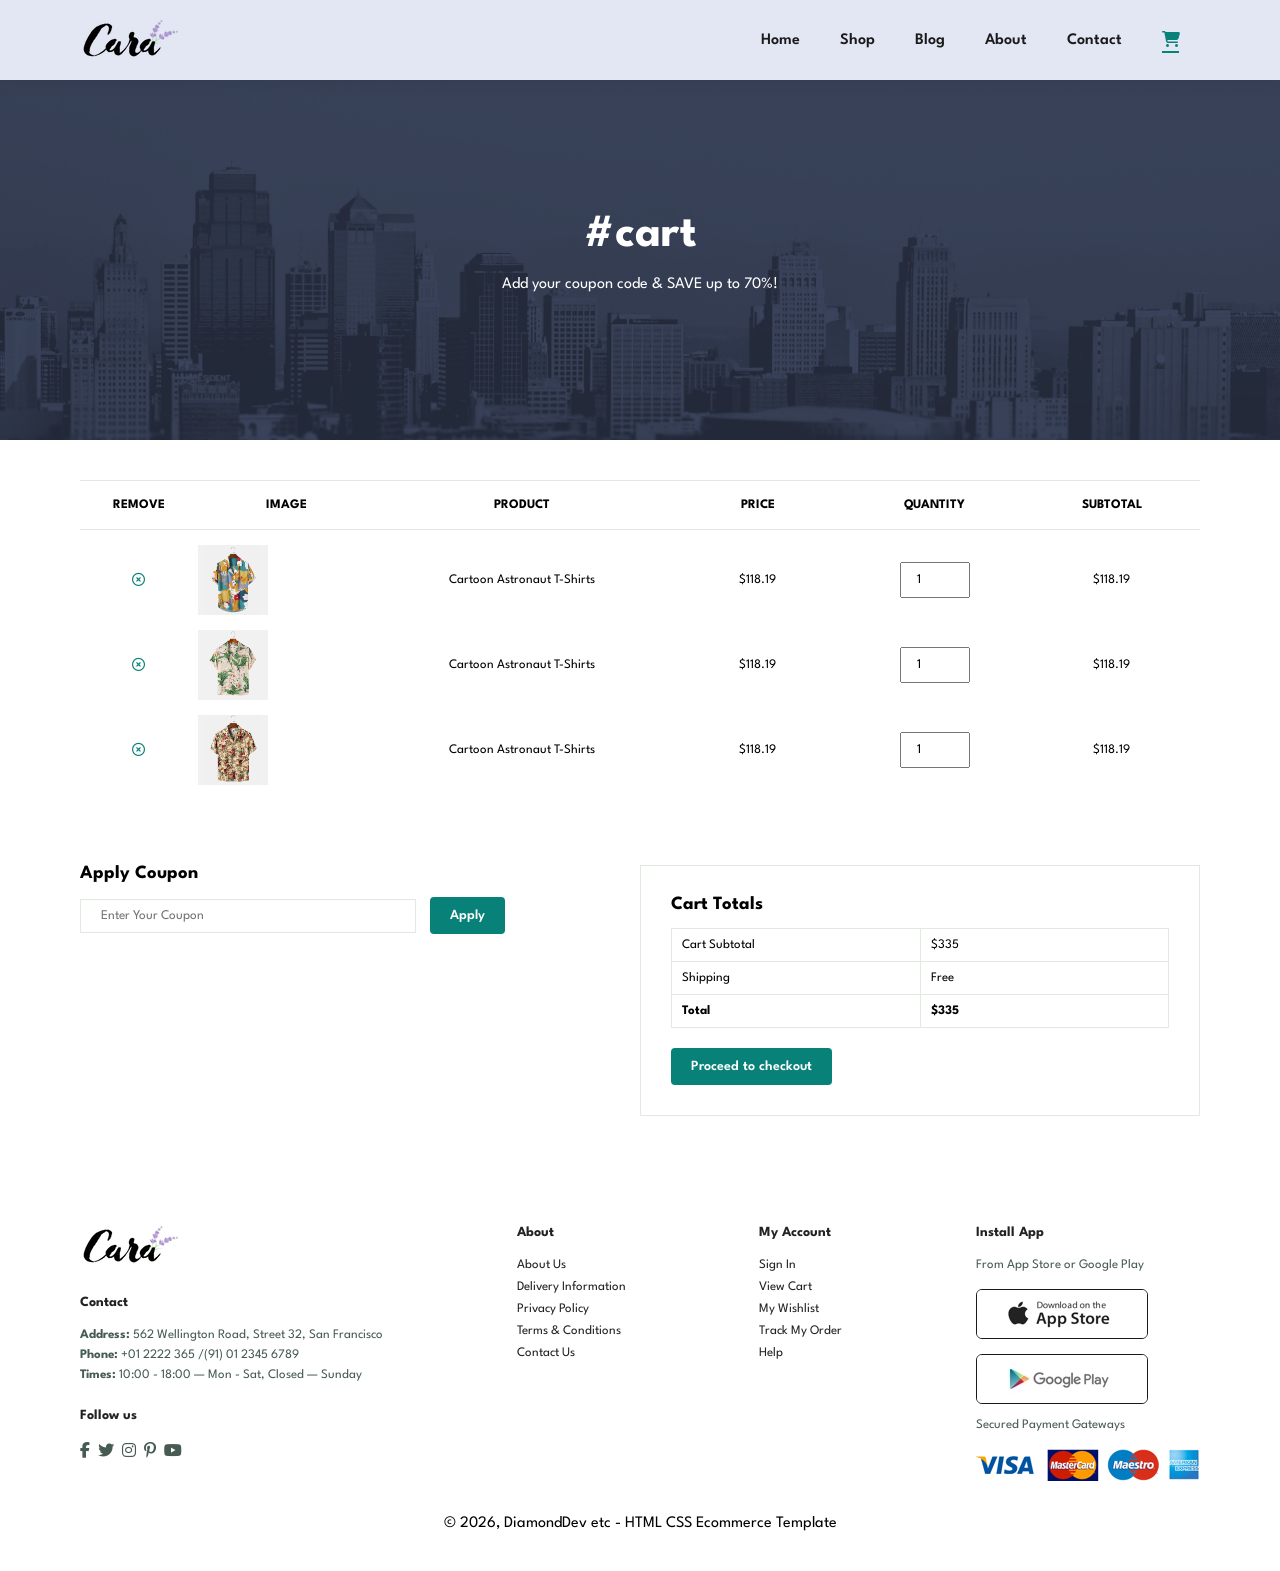
<file: cart.html>
<!DOCTYPE html>
<html lang="en">

<head>
    <meta charset="UTF-8">
    <meta name="viewport" content="width=device-width, initial-scale=1.0">
    <title>Ecommerce Website</title>
    <link rel="stylesheet" href="https://cdnjs.cloudflare.com/ajax/libs/font-awesome/6.5.0/css/all.min.css">
    <link rel="stylesheet" href="style.css">
</head>

<body>
    <section id="header">
        <a href="#"><img src="images/logo (1).png" class="logo" alt=""></a>

        <div>
            <ul id="navbar">
                <li><a href="index.html">Home</a></li>
                <li><a href="shop.html">Shop</a></li>
                <li><a href="blog.html">Blog</a></li>
                <li><a href="about.html">About</a></li>
                <li><a href="contact.html">Contact</a></li>
                <li id="lg-bag"><a class="active" href="cart.html"><i class="fa-solid fa-cart-shopping"></i></a></li>
                <a href="#" id="close"><i class="fa-solid fa-xmark"></i></a>
            </ul>
        </div>
        <div id="mobile">
            <a href="cart.html" class="active"><i class="fa-solid fa-cart-shopping"></i></a>
            <i id="bar" class="fas fa-outdent"></i>
        </div>
    </section>

    <section id="page-header" class="about-header">
        <h2>#cart</h2>
        <p>Add your coupon code & SAVE up to 70%!</p>
    </section>

    <section id="cart" class="section-p1">
        <table width="100%">
            <thead>
                <tr>
                    <td>Remove</td>
                    <td>Image</td>
                    <td>Product</td>
                    <td>Price</td>
                    <td>Quantity</td>
                    <td>Subtotal</td>
                </tr>
            </thead>
            <tbody>
                <tr>
                    <td><a href="#"><i class="far fa-times-circle"></a></td>
                    <td><img src="images/f1.jpg" alt=""></td>
                    <td>Cartoon Astronaut T-Shirts</td>
                    <td>$118.19</td>
                    <td><input type="number" value="1" min="1" id="qty"></td>
                    <td>$118.19</td>
                </tr>
                <tr>
                    <td><a href="#"><i class="far fa-times-circle"></a></td>
                    <td><img src="images/f2.jpg" alt=""></td>
                    <td>Cartoon Astronaut T-Shirts</td>
                    <td>$118.19</td>
                    <td><input type="number" value="1" min="1" id="qty"></td>
                    <td>$118.19</td>
                </tr>
                <tr>
                    <td><a href="#"><i class="far fa-times-circle"></a></td>
                    <td><img src="images/f3.jpg" alt=""></td>
                    <td>Cartoon Astronaut T-Shirts</td>
                    <td>$118.19</td>
                    <td><input type="number" value="1" min="1" id="qty"></td>
                    <td>$118.19</td>
                </tr>
            </tbody>
        </table>
    </section>

    <section id="cart-add" class="section-p1">
        <div id="coupon">
            <h3>Apply Coupon</h3>
            <div>
                <input type="text" placeholder="Enter Your Coupon">
                <button class="normal">Apply</button>
            </div>
        </div>

        <div id="subtotal">
            <h3>Cart Totals</h3>
            <table>
                <tr>
                    <td>Cart Subtotal</td>
                    <td>$335</td>
                </tr>
                <tr>
                    <td>Shipping</td>
                    <td>Free</td>
                </tr>
                <tr>
                    <td><strong>Total</strong></td>
                    <td><strong>$335</strong></td>
                </tr>
            </table>
            <button class="normal">Proceed to checkout</button>
        </div>
    </section>

    <footer class="section-p1">
        <div class="col">
            <img class="logo" src="images/logo (1).png" alt="">
            <h4>Contact</h4>
            <p><strong>Address:</strong> 562 Wellington Road, Street 32, San Francisco</p>
            <p><strong>Phone:</strong> +01 2222 365 /(91) 01 2345 6789</p>
            <p><strong>Times:</strong> 10:00 - 18:00 — Mon - Sat, Closed — Sunday</p>
            <div class="follow">
                <h4>Follow us</h4>
                <div class="icon">
                    <i class="fab fa-facebook-f"></i>
                    <i class="fab fa-twitter"></i>
                    <i class="fab fa-instagram"></i>
                    <i class="fab fa-pinterest-p"></i>
                    <i class="fab fa-youtube"></i>
                </div>
            </div>
        </div>

        <div class="col">
            <h4>About</h4>
            <a href="#">About Us</a>
            <a href="#">Delivery Information</a>
            <a href="#">Privacy Policy</a>
            <a href="#">Terms & Conditions</a>
            <a href="#">Contact Us</a>
        </div>

        <div class="col">
            <h4>My Account</h4>
            <a href="#">Sign In</a>
            <a href="#">View Cart</a>
            <a href="#">My Wishlist</a>
            <a href="#">Track My Order</a>
            <a href="#">Help</a>
        </div>

        <div class="col install">
            <h4>Install App</h4>
            <p>From App Store or Google Play</p>
            <div class="row">
                <img src="images/app.jpg" alt="">
                <img src="images/play.jpg" alt="">
            </div>
            <p>Secured Payment Gateways</p>
            <img src="images/pay.png" alt="">
        </div>

        <div class="copyright">© 2026, DiamondDev etc - HTML CSS Ecommerce Template</div>
    </footer>
</body>
<script src="script.js"></script>

</html>
</file>
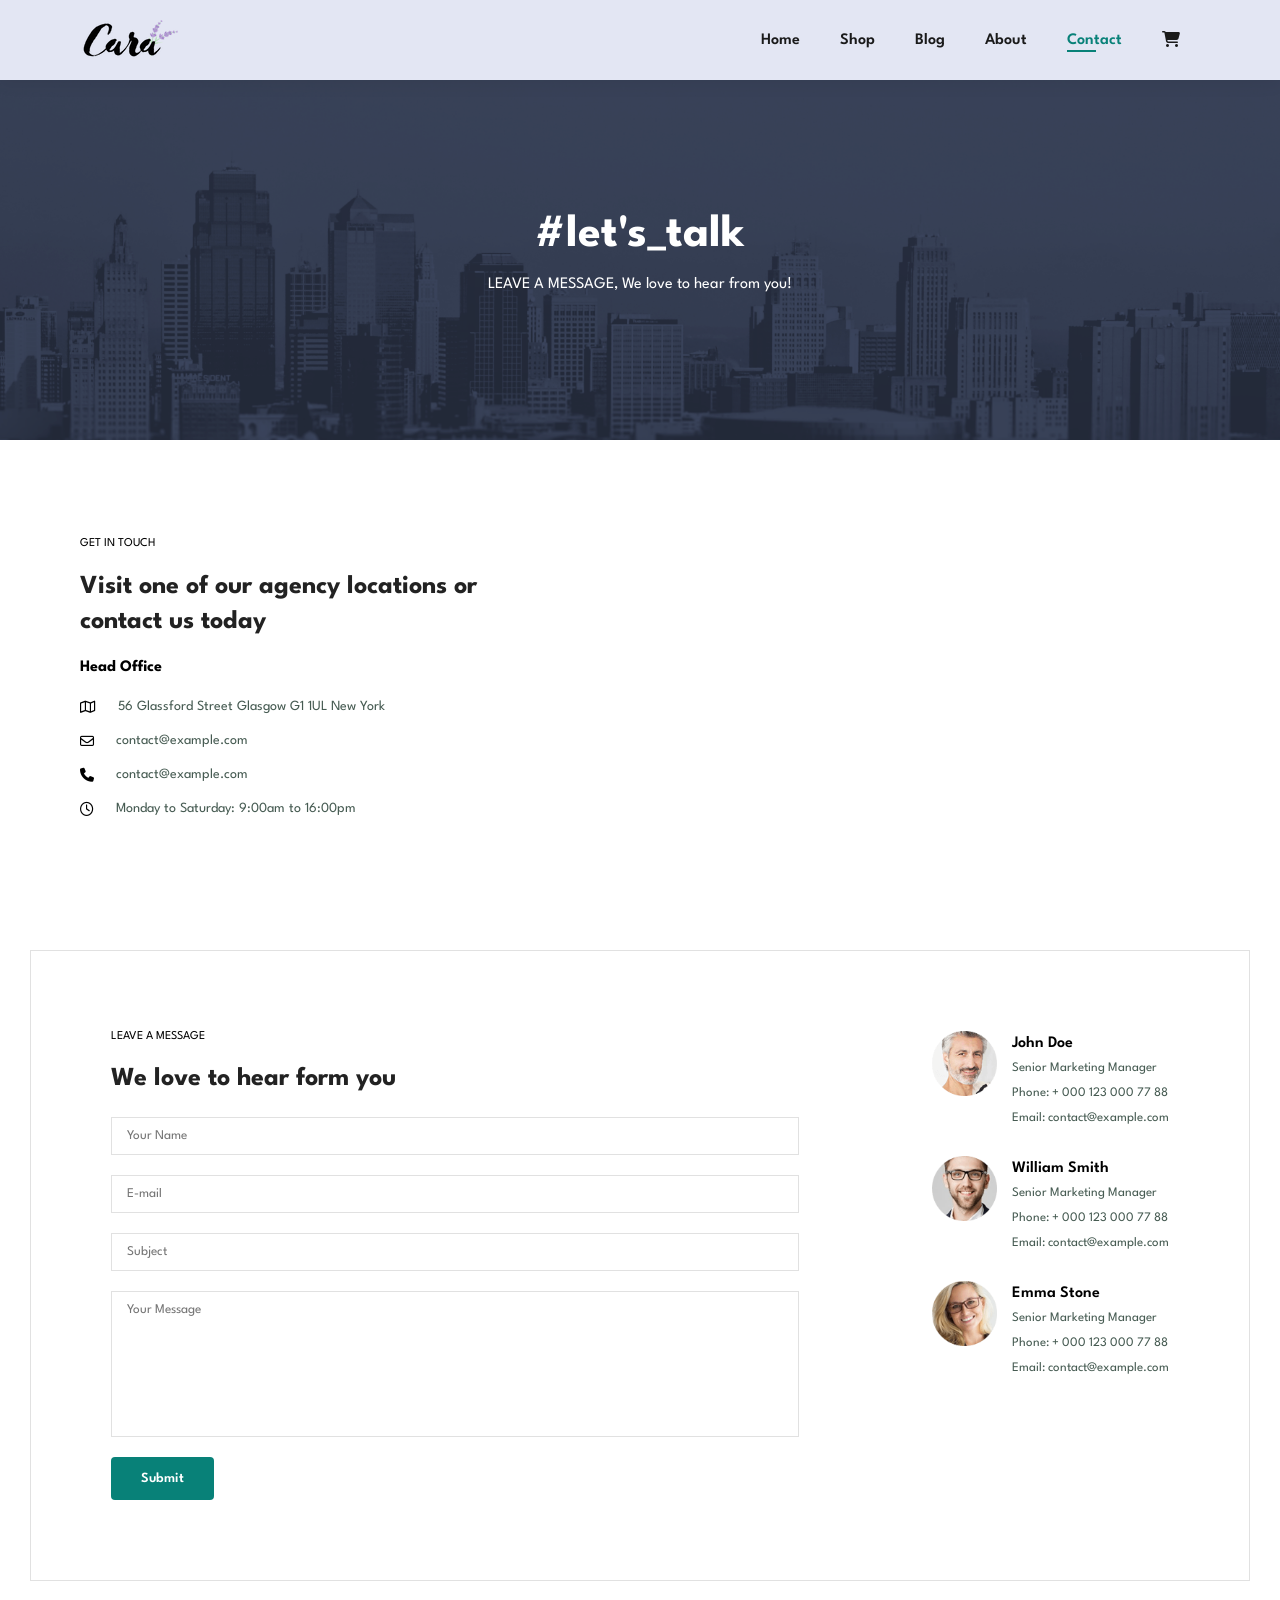
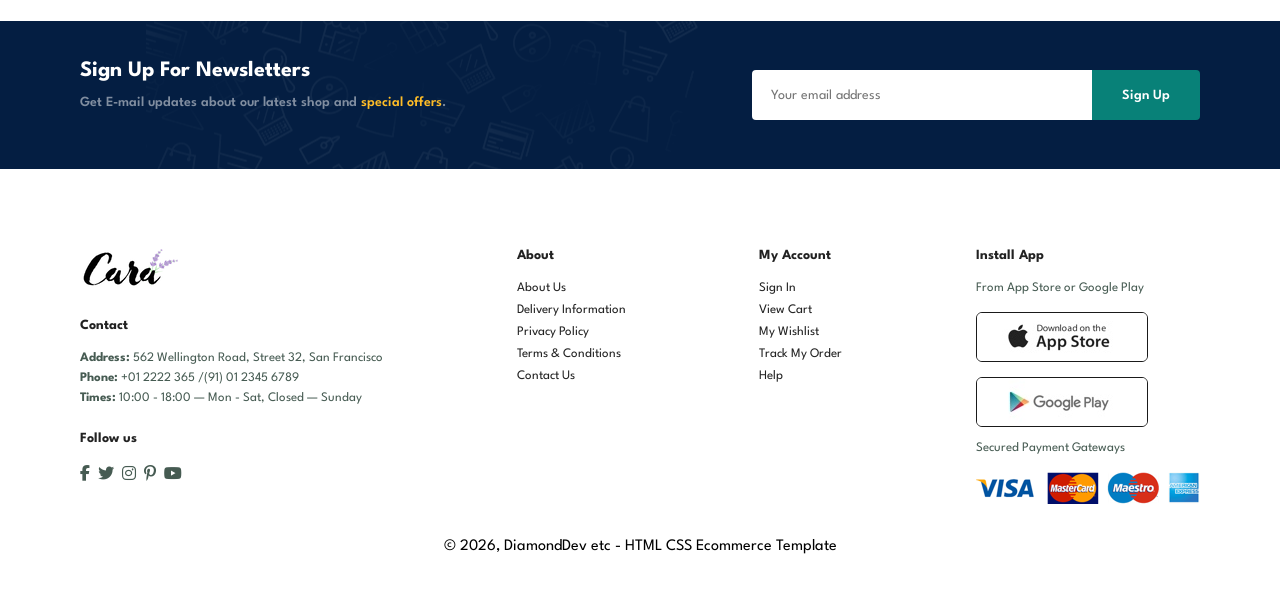
<file: contact.html>
<!DOCTYPE html>
<html lang="en">

<head>
    <meta charset="UTF-8">
    <meta name="viewport" content="width=device-width, initial-scale=1.0">
    <title>Ecommerce Website</title>
    <link rel="stylesheet" href="https://cdnjs.cloudflare.com/ajax/libs/font-awesome/6.5.0/css/all.min.css">
    <link rel="stylesheet" href="style.css">
</head>

<body>
    <section id="header">
        <a href="#"><img src="images/logo (1).png" class="logo" alt=""></a>

        <div>
            <ul id="navbar">
                <li><a href="index.html">Home</a></li>
                <li><a href="shop.html">Shop</a></li>
                <li><a href="blog.html">Blog</a></li>
                <li><a href="about.html">About</a></li>
                <li><a class="active" href="contact.html">Contact</a></li>
                <li id="lg-bag"><a href="cart.html"><i class="fa-solid fa-cart-shopping"></i></a></li>
                <a href="#" id="close"><i class="fa-solid fa-xmark"></i></a>
            </ul>
        </div>
        <div id="mobile">
            <a href="cart.html"><i class="fa-solid fa-cart-shopping"></i></a>
            <i id="bar" class="fas fa-outdent"></i>
        </div>
    </section>

    <section id="page-header" class="about-header">
        <h2>#let's_talk</h2>
        <p>LEAVE A MESSAGE, We love to hear from you!</p>
    </section>

    <section id="contact-details" class="section-p1">
        <div class="details">
            <span>GET IN TOUCH</span>
            <h2>Visit one of our agency locations or contact us today</h2>
            <h3>Head Office</h3>
            <div>
                <li>
                    <i class="fa-regular fa-map"></i>
                    <p>56 Glassford Street Glasgow G1 1UL New York</p>
                </li>
                <li>
                    <i class="far fa-envelope"></i>
                    <p>contact@example.com</p>
                </li>
                <li>
                    <i class="fa-solid fa-phone"></i>
                    <p>contact@example.com</p>
                </li>
                <li>
                    <i class="far fa-clock"></i>
                    <p>Monday to Saturday: 9:00am to 16:00pm</p>
                </li>
            </div>
        </div>
        <div class="map">
            <iframe src="https://www.google.com/maps/embed?pb=!1m18!1m12!1m3!1d2469.687214909832!2d-1.2545179!3d51.75704289999999!2m3!1f0!2f0!3f0!3m2!1i1024!2i768!4f13.1!3m3!1m2!1s0x4876c6a9ef8c485b%3A0xd2ff1883a001afed!2sUniversity%20of%20Oxford!5e0!3m2!1sen!2suk!4v1781341005350!5m2!1sen!2suk" width="600" height="450" style="border:0;" allowfullscreen="" loading="lazy" referrerpolicy="no-referrer-when-downgrade"></iframe>
        </div>
    </section>

    <section id="form-details">
        <form action="">
            <span>LEAVE A MESSAGE</span>
            <h2>We love to hear form you</h2>
            <input type="text" placeholder="Your Name">
            <input type="text" placeholder="E-mail">
            <input type="text" placeholder="Subject">
            <textarea name="" id="" cols="30" rows="10" placeholder="Your Message"></textarea>
            <button class="normal">Submit</button>
        </form>

        <div class="people">
            <div>
                <img src="images/1.png" alt="">
                <p><span>John Doe</span> Senior Marketing Manager <br> Phone: + 000 123 000 77 88 <br> Email: contact@example.com</p>
            </div>
            <div>
                <img src="images/2.png" alt="">
                <p><span>William Smith</span> Senior Marketing Manager <br> Phone: + 000 123 000 77 88 <br> Email: contact@example.com</p>
            </div>
            <div>
                <img src="images/3.png" alt="">
                <p><span>Emma Stone</span> Senior Marketing Manager <br> Phone: + 000 123 000 77 88 <br> Email: contact@example.com</p>
            </div>
        </div>
    </section>

    <section id="newsletter" class="section-p1 section-m1">
        <div class="newstext">
            <h4>Sign Up For Newsletters</h4>
            <p>Get E-mail updates about our latest shop and <span>special offers</span>.</p>
        </div>
        <div class="form">
            <input type="text" placeholder="Your email address">
            <button class="normal">Sign Up</button>
        </div>
    </section>

    <footer class="section-p1">
        <div class="col">
            <img class="logo" src="images/logo (1).png" alt="">
            <h4>Contact</h4>
            <p><strong>Address:</strong> 562 Wellington Road, Street 32, San Francisco</p>
            <p><strong>Phone:</strong> +01 2222 365 /(91) 01 2345 6789</p>
            <p><strong>Times:</strong> 10:00 - 18:00 — Mon - Sat, Closed — Sunday</p>
            <div class="follow">
                <h4>Follow us</h4>
                <div class="icon">
                    <i class="fab fa-facebook-f"></i>
                    <i class="fab fa-twitter"></i>
                    <i class="fab fa-instagram"></i>
                    <i class="fab fa-pinterest-p"></i>
                    <i class="fab fa-youtube"></i>
                </div>
            </div>
        </div>

        <div class="col">
            <h4>About</h4>
            <a href="#">About Us</a>
            <a href="#">Delivery Information</a>
            <a href="#">Privacy Policy</a>
            <a href="#">Terms & Conditions</a>
            <a href="#">Contact Us</a>
        </div>

        <div class="col">
            <h4>My Account</h4>
            <a href="#">Sign In</a>
            <a href="#">View Cart</a>
            <a href="#">My Wishlist</a>
            <a href="#">Track My Order</a>
            <a href="#">Help</a>
        </div>

        <div class="col install">
            <h4>Install App</h4>
            <p>From App Store or Google Play</p>
            <div class="row">
                <img src="images/app.jpg" alt="">
                <img src="images/play.jpg" alt="">
            </div>
            <p>Secured Payment Gateways</p>
            <img src="images/pay.png" alt="">
        </div>

        <div class="copyright">© 2026, DiamondDev etc - HTML CSS Ecommerce Template</div>
    </footer>
</body>
<script src="script.js"></script>

</html>
</file>
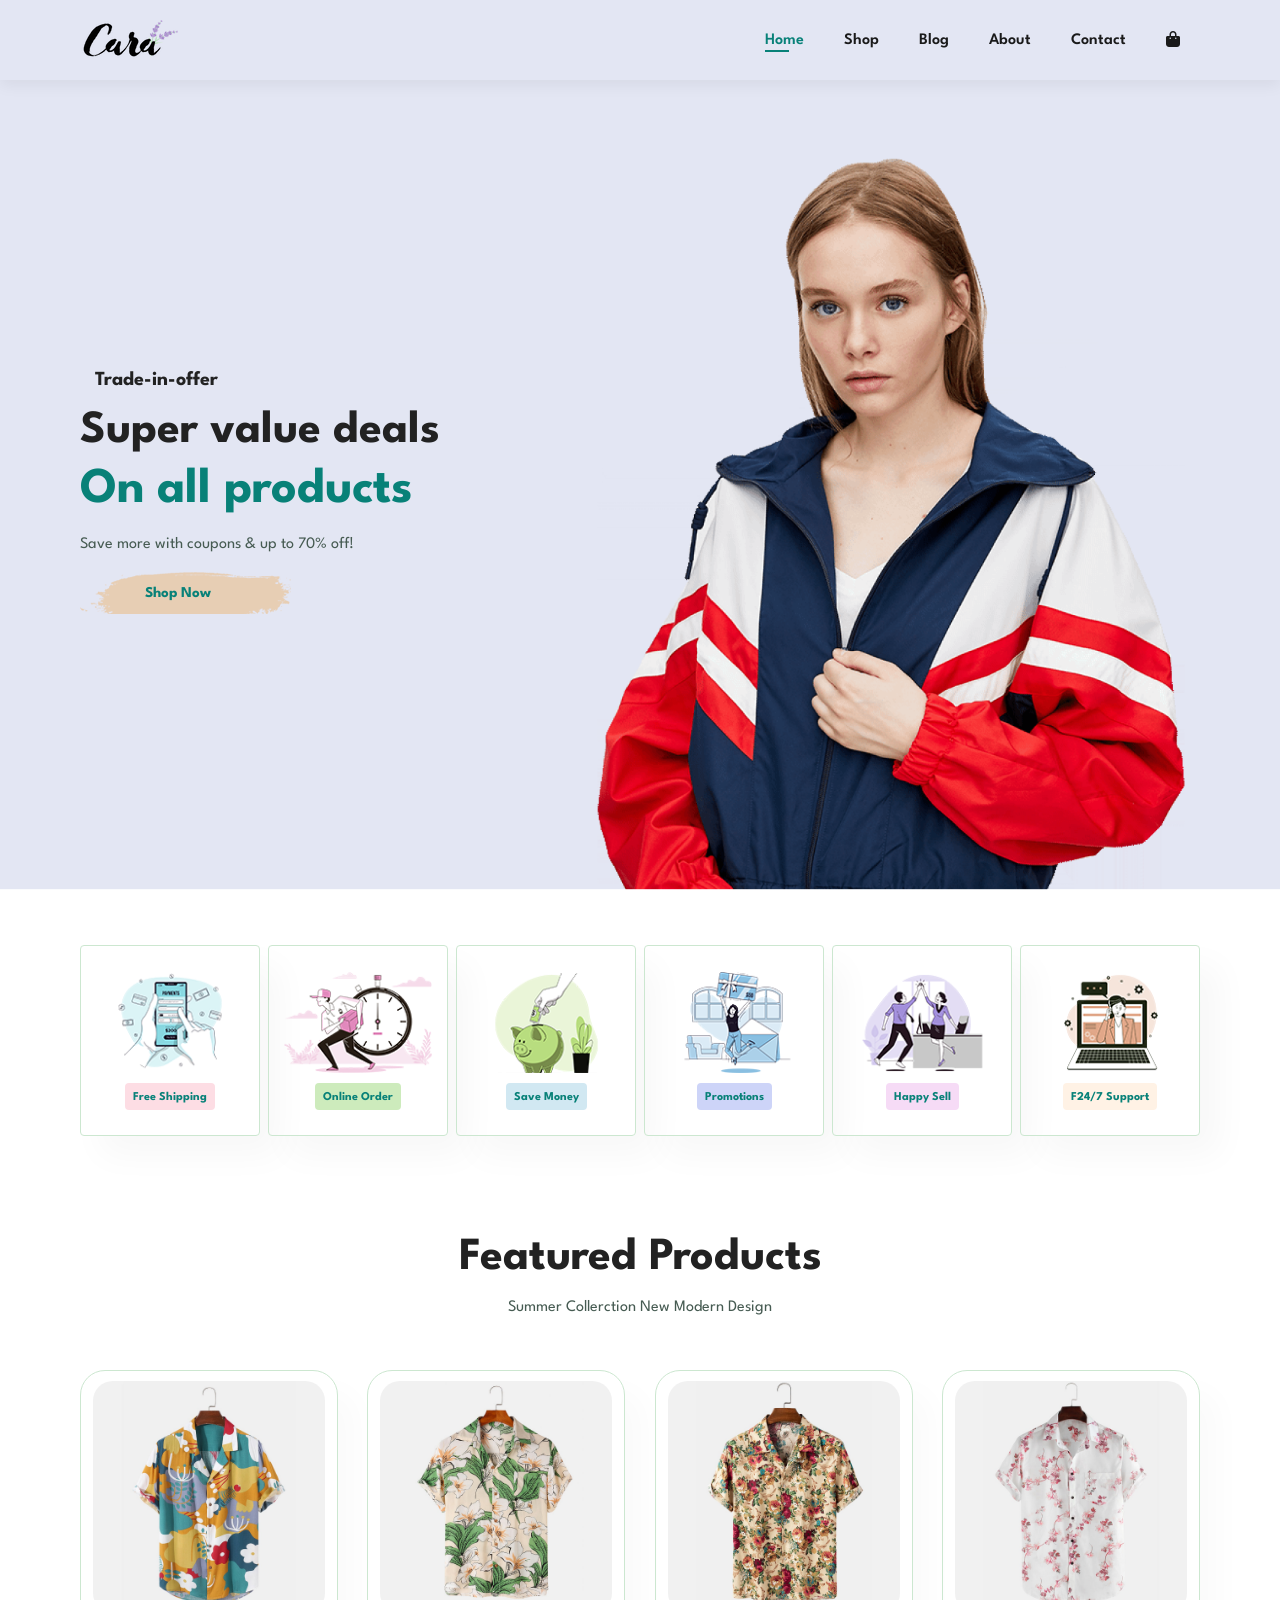
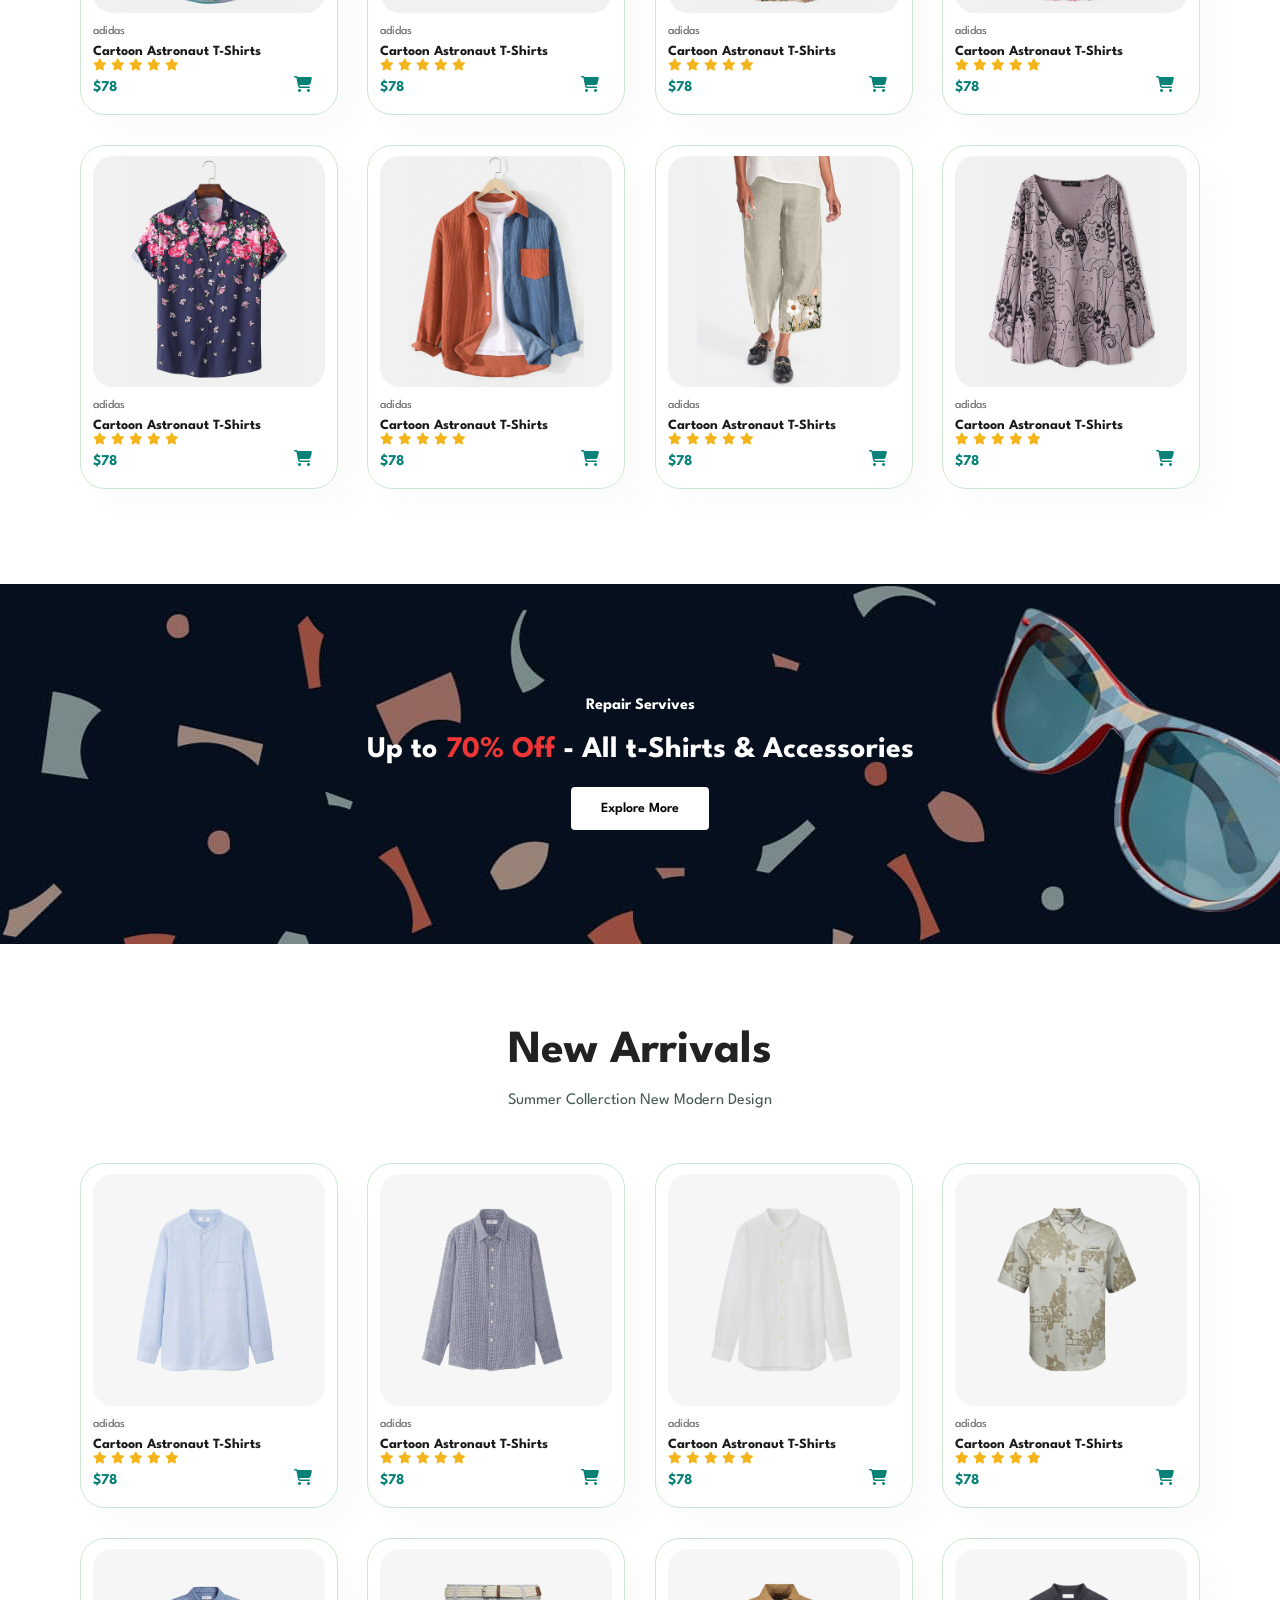
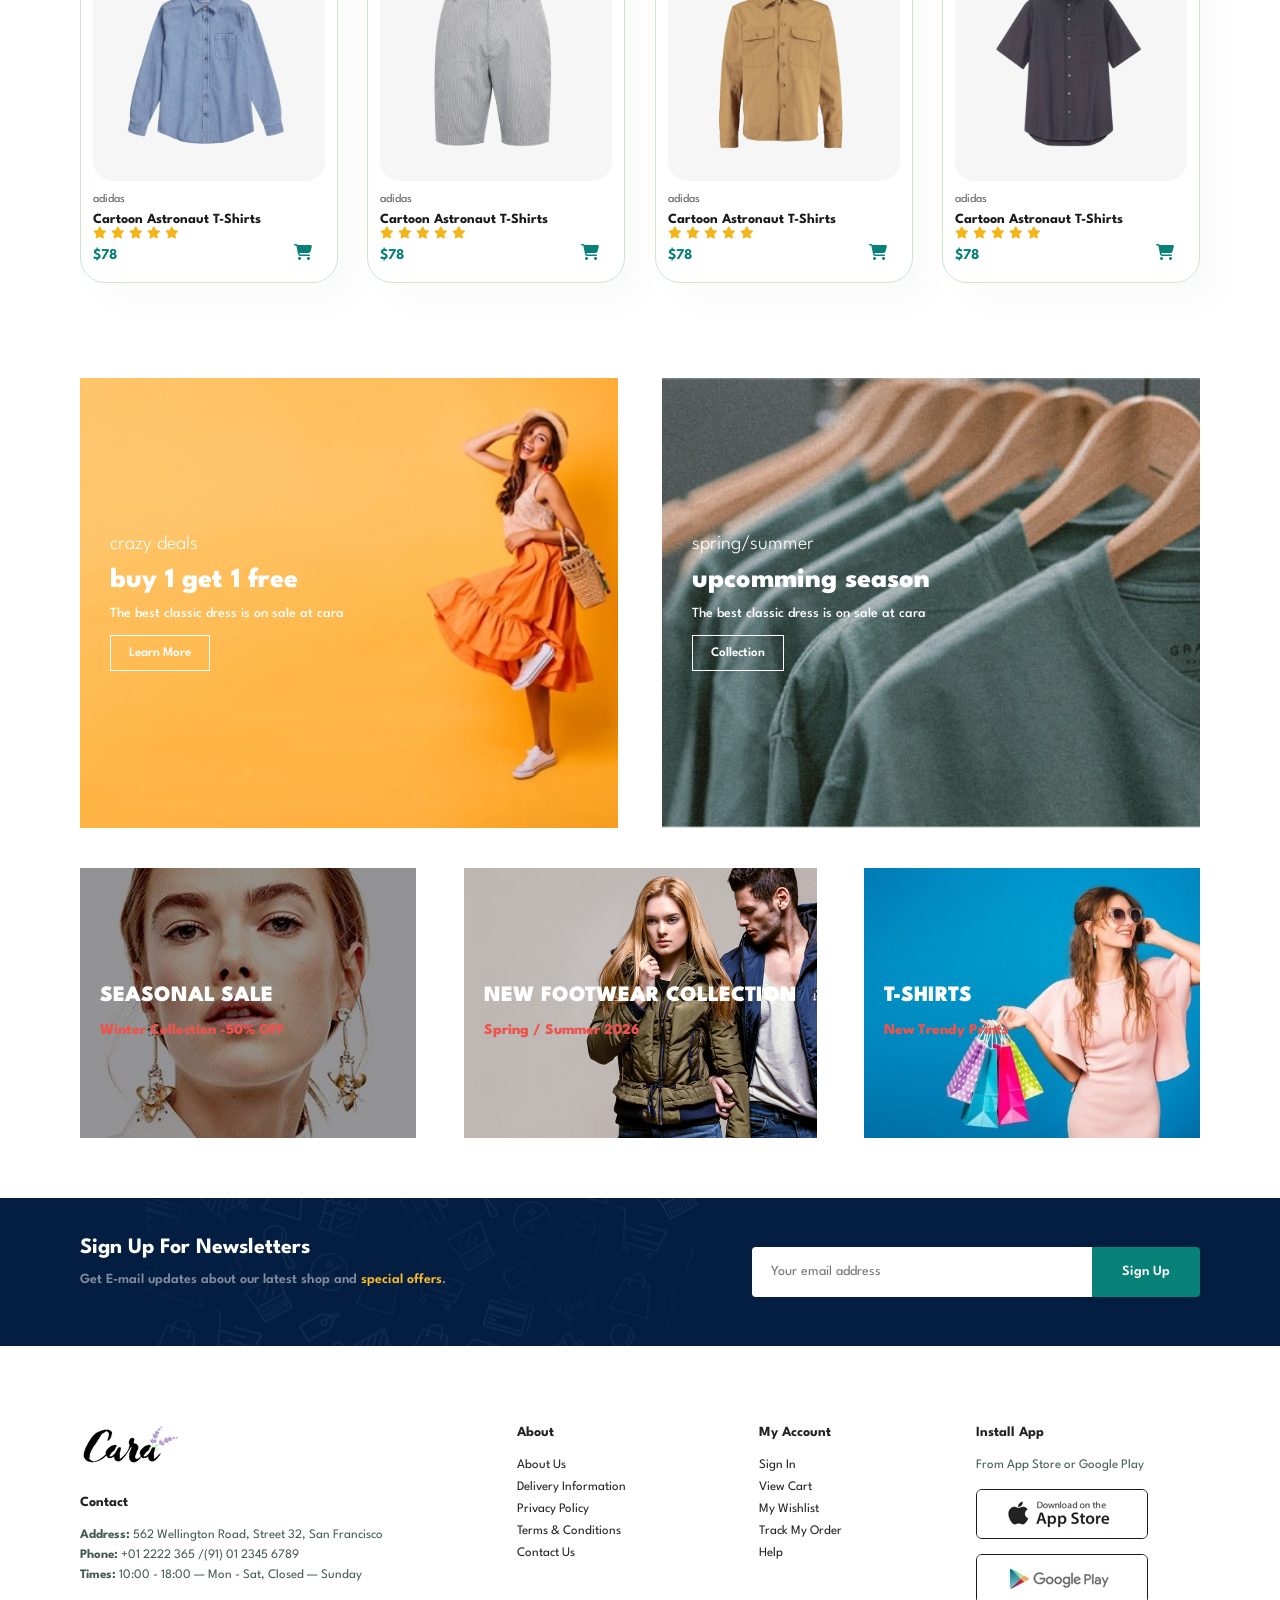
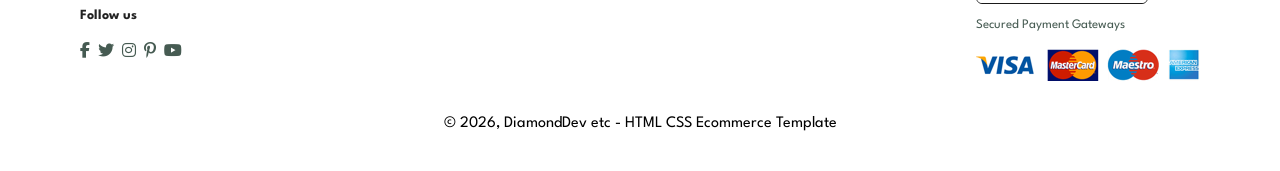
<file: home.html>
<!DOCTYPE html>
<html lang="en">
<head>
    <meta charset="UTF-8">
    <meta name="viewport" content="width=device-width, initial-scale=1.0">
    <title>Ecommerce Website</title>
    <link rel="stylesheet" href="https://cdnjs.cloudflare.com/ajax/libs/font-awesome/6.5.0/css/all.min.css">
    <link rel="stylesheet" href="style.css">
</head>
<body>
    <section id="header">
        <a href="#"><img src="images/logo (1).png" class="logo" alt=""></a>

        <div>
            <ul id="navbar">
                <li><a class="active" href="home.html">Home</a></li> 
                <li><a href="shop.html">Shop</a></li> 
                <li><a href="blog.html">Blog</a></li> 
                <li><a href="about.html">About</a></li> 
                <li><a href="contact.html">Contact</a></li> 
                <li id="lg-bag"><a href="cart.html"><i class="fa-solid fa-bag-shopping"></i></a></li>
                <a href="#" id="close"><i class="fa-solid fa-xmark"></i></a>
            </ul>
        </div>
        <div id="mobile">
            <a href="cart.html"><i class="fa-solid fa-bag-shopping"></i></a>
            <i id="bar" class="fas fa-outdent"></i>
        </div>
    </section>

    <section id="hero">
        <h4>Trade-in-offer</h4>
        <h2>Super value deals</h2>
        <h1>On all products</h1>
        <p>Save more with coupons & up to 70% off!</p>
        <button>Shop Now</button>
    </section>

    <section id="feature" class="section-p1">
        <div class="fe-box">
            <img src="images/f1.png" alt="">
            <h6>Free Shipping</h6>
        </div>
        <div class="fe-box">
            <img src="images/f2.png" alt="">
            <h6>Online Order</h6>
        </div>
        <div class="fe-box">
            <img src="images/f3.png" alt="">
            <h6>Save Money</h6>
        </div>
        <div class="fe-box">
            <img src="images/f4.png" alt="">
            <h6>Promotions</h6>
        </div>
        <div class="fe-box">
            <img src="images/f5.png" alt="">
            <h6>Happy Sell</h6>
        </div>
        <div class="fe-box">
            <img src="images/f6.png" alt="">
            <h6>F24/7 Support</h6>
        </div>
    </section>

    <section id="product1" class="section-p1">
        <h2>Featured Products</h2>
        <p>Summer Collerction New Modern Design</p>
        <div class="pro-container">
            <div class="pro">
                <img src="images/f1.jpg" alt="">
                <div class="des">
                    <span>adidas</span>
                    <h5>Cartoon Astronaut T-Shirts</h5>
                    <div class="star">
                        <i class="fas fa-star"></i>
                        <i class="fas fa-star"></i>
                        <i class="fas fa-star"></i>
                        <i class="fas fa-star"></i>
                        <i class="fas fa-star"></i>
                    </div>
                    <h4>$78</h4>
                </div>
                <a href="#"><i class="fa-solid fa-cart-shopping"></i></a>
            </div>
            <div class="pro">
                <img src="images/f2.jpg" alt="">
                <div class="des">
                    <span>adidas</span>
                    <h5>Cartoon Astronaut T-Shirts</h5>
                    <div class="star">
                        <i class="fas fa-star"></i>
                        <i class="fas fa-star"></i>
                        <i class="fas fa-star"></i>
                        <i class="fas fa-star"></i>
                        <i class="fas fa-star"></i>
                    </div>
                    <h4>$78</h4>
                </div>
                <a href="#"><i class="fa-solid fa-cart-shopping"></i></a>
            </div>
            <div class="pro">
                <img src="images/f3.jpg" alt="">
                <div class="des">
                    <span>adidas</span>
                    <h5>Cartoon Astronaut T-Shirts</h5>
                    <div class="star">
                        <i class="fas fa-star"></i>
                        <i class="fas fa-star"></i>
                        <i class="fas fa-star"></i>
                        <i class="fas fa-star"></i>
                        <i class="fas fa-star"></i>
                    </div>
                    <h4>$78</h4>
                </div>
                <a href="#"><i class="fa-solid fa-cart-shopping"></i></a>
            </div>
            <div class="pro">
                <img src="images/f4.jpg" alt="">
                <div class="des">
                    <span>adidas</span>
                    <h5>Cartoon Astronaut T-Shirts</h5>
                    <div class="star">
                        <i class="fas fa-star"></i>
                        <i class="fas fa-star"></i>
                        <i class="fas fa-star"></i>
                        <i class="fas fa-star"></i>
                        <i class="fas fa-star"></i>
                    </div>
                    <h4>$78</h4>
                </div>
                <a href="#"><i class="fa-solid fa-cart-shopping"></i></a>
            </div>
            <div class="pro">
                <img src="images/f5.jpg" alt="">
                <div class="des">
                    <span>adidas</span>
                    <h5>Cartoon Astronaut T-Shirts</h5>
                    <div class="star">
                        <i class="fas fa-star"></i>
                        <i class="fas fa-star"></i>
                        <i class="fas fa-star"></i>
                        <i class="fas fa-star"></i>
                        <i class="fas fa-star"></i>
                    </div>
                    <h4>$78</h4>
                </div>
                <a href="#"><i class="fa-solid fa-cart-shopping"></i></a>
            </div>
            <div class="pro">
                <img src="images/f6.jpg" alt="">
                <div class="des">
                    <span>adidas</span>
                    <h5>Cartoon Astronaut T-Shirts</h5>
                    <div class="star">
                        <i class="fas fa-star"></i>
                        <i class="fas fa-star"></i>
                        <i class="fas fa-star"></i>
                        <i class="fas fa-star"></i>
                        <i class="fas fa-star"></i>
                    </div>
                    <h4>$78</h4>
                </div>
                <a href="#"><i class="fa-solid fa-cart-shopping"></i></a>
            </div>
            <div class="pro">
                <img src="images/f7.jpg" alt="">
                <div class="des">
                    <span>adidas</span>
                    <h5>Cartoon Astronaut T-Shirts</h5>
                    <div class="star">
                        <i class="fas fa-star"></i>
                        <i class="fas fa-star"></i>
                        <i class="fas fa-star"></i>
                        <i class="fas fa-star"></i>
                        <i class="fas fa-star"></i>
                    </div>
                    <h4>$78</h4>
                </div>
                <a href="#"><i class="fa-solid fa-cart-shopping"></i></a>
            </div>
            <div class="pro">
                <img src="images/f8.jpg" alt="">
                <div class="des">
                    <span>adidas</span>
                    <h5>Cartoon Astronaut T-Shirts</h5>
                    <div class="star">
                        <i class="fas fa-star"></i>
                        <i class="fas fa-star"></i>
                        <i class="fas fa-star"></i>
                        <i class="fas fa-star"></i>
                        <i class="fas fa-star"></i>
                    </div>
                    <h4>$78</h4>
                </div>
                <a href="#"><i class="fa-solid fa-cart-shopping"></i></a>
            </div>
        </div>
    </section>

    <section id="banner" class="section-m1">
        <h4>Repair Servives</h4>
        <h2>Up to <span>70% Off</span> - All t-Shirts & Accessories</h2>
        <button class="normal">Explore More</button>
    </section>

    <section id="product1" class="section-p1">
        <h2>New Arrivals</h2>
        <p>Summer Collerction New Modern Design</p>
        <div class="pro-container">
            <div class="pro">
                <img src="images/n1.jpg" alt="">
                <div class="des">
                    <span>adidas</span>
                    <h5>Cartoon Astronaut T-Shirts</h5>
                    <div class="star">
                        <i class="fas fa-star"></i>
                        <i class="fas fa-star"></i>
                        <i class="fas fa-star"></i>
                        <i class="fas fa-star"></i>
                        <i class="fas fa-star"></i>
                    </div>
                    <h4>$78</h4>
                </div>
                <a href="#"><i class="fa-solid fa-cart-shopping"></i></a>
            </div>
            <div class="pro">
                <img src="images/n2.jpg" alt="">
                <div class="des">
                    <span>adidas</span>
                    <h5>Cartoon Astronaut T-Shirts</h5>
                    <div class="star">
                        <i class="fas fa-star"></i>
                        <i class="fas fa-star"></i>
                        <i class="fas fa-star"></i>
                        <i class="fas fa-star"></i>
                        <i class="fas fa-star"></i>
                    </div>
                    <h4>$78</h4>
                </div>
                <a href="#"><i class="fa-solid fa-cart-shopping"></i></a>
            </div>
            <div class="pro">
                <img src="images/n3.jpg" alt="">
                <div class="des">
                    <span>adidas</span>
                    <h5>Cartoon Astronaut T-Shirts</h5>
                    <div class="star">
                        <i class="fas fa-star"></i>
                        <i class="fas fa-star"></i>
                        <i class="fas fa-star"></i>
                        <i class="fas fa-star"></i>
                        <i class="fas fa-star"></i>
                    </div>
                    <h4>$78</h4>
                </div>
                <a href="#"><i class="fa-solid fa-cart-shopping"></i></a>
            </div>
            <div class="pro">
                <img src="images/n4.jpg" alt="">
                <div class="des">
                    <span>adidas</span>
                    <h5>Cartoon Astronaut T-Shirts</h5>
                    <div class="star">
                        <i class="fas fa-star"></i>
                        <i class="fas fa-star"></i>
                        <i class="fas fa-star"></i>
                        <i class="fas fa-star"></i>
                        <i class="fas fa-star"></i>
                    </div>
                    <h4>$78</h4>
                </div>
                <a href="#"><i class="fa-solid fa-cart-shopping"></i></a>
            </div>
            <div class="pro">
                <img src="images/n5.jpg" alt="">
                <div class="des">
                    <span>adidas</span>
                    <h5>Cartoon Astronaut T-Shirts</h5>
                    <div class="star">
                        <i class="fas fa-star"></i>
                        <i class="fas fa-star"></i>
                        <i class="fas fa-star"></i>
                        <i class="fas fa-star"></i>
                        <i class="fas fa-star"></i>
                    </div>
                    <h4>$78</h4>
                </div>
                <a href="#"><i class="fa-solid fa-cart-shopping"></i></a>
            </div>
            <div class="pro">
                <img src="images/n6.jpg" alt="">
                <div class="des">
                    <span>adidas</span>
                    <h5>Cartoon Astronaut T-Shirts</h5>
                    <div class="star">
                        <i class="fas fa-star"></i>
                        <i class="fas fa-star"></i>
                        <i class="fas fa-star"></i>
                        <i class="fas fa-star"></i>
                        <i class="fas fa-star"></i>
                    </div>
                    <h4>$78</h4>
                </div>
                <a href="#"><i class="fa-solid fa-cart-shopping"></i></a>
            </div>
            <div class="pro">
                <img src="images/n7.jpg" alt="">
                <div class="des">
                    <span>adidas</span>
                    <h5>Cartoon Astronaut T-Shirts</h5>
                    <div class="star">
                        <i class="fas fa-star"></i>
                        <i class="fas fa-star"></i>
                        <i class="fas fa-star"></i>
                        <i class="fas fa-star"></i>
                        <i class="fas fa-star"></i>
                    </div>
                    <h4>$78</h4>
                </div>
                <a href="#"><i class="fa-solid fa-cart-shopping"></i></a>
            </div>
            <div class="pro">
                <img src="images/n8.jpg" alt="">
                <div class="des">
                    <span>adidas</span>
                    <h5>Cartoon Astronaut T-Shirts</h5>
                    <div class="star">
                        <i class="fas fa-star"></i>
                        <i class="fas fa-star"></i>
                        <i class="fas fa-star"></i>
                        <i class="fas fa-star"></i>
                        <i class="fas fa-star"></i>
                    </div>
                    <h4>$78</h4>
                </div>
                <a href="#"><i class="fa-solid fa-cart-shopping"></i></a>
            </div>
        </div>
    </section>

    <section id="sm-banner" class="section-p1">
        <div class="banner-box">
            <h4>crazy deals</h4>
            <h2>buy 1 get 1 free</h2>
            <span>The best classic dress is on sale at cara</span>
            <button class="white">Learn More</button>
        </div>
        <div class="banner-box banner-box2">
            <h4>spring/summer</h4>
            <h2>upcomming season</h2>
            <span>The best classic dress is on sale at cara</span>
            <button class="white">Collection</button>
        </div>
    </section>

    <section id="banner3">
        <div class="banner-box">
            <h2>SEASONAL SALE</h2>
            <h3>Winter Collection -50% OFF</h3>
        </div>
        <div class="banner-box banner-box2">
            <h2>NEW FOOTWEAR COLLECTION</h2>
            <h3>Spring / Summer 2026</h3>
        </div>
        <div class="banner-box banner-box3">
            <h2>T-SHIRTS</h2>
            <h3>New Trendy Prints</h3>
        </div>
    </section>

    <section id="newsletter" class="section-p1 section-m1">
        <div class="newstext">
            <h4>Sign Up For Newsletters</h4>
            <p>Get E-mail updates about our latest shop and <span>special offers</span>.</p>
        </div>
        <div class="form">
            <input type="text" placeholder="Your email address">
            <button class="normal">Sign Up</button>
        </div>
    </section>

    <footer class="section-p1">
        <div class="col">
            <img  class="logo" src="images/logo (1).png" alt="">
            <h4>Contact</h4>
            <p><strong>Address:</strong> 562 Wellington Road, Street 32, San Francisco</p>
            <p><strong>Phone:</strong> +01 2222 365 /(91) 01 2345 6789</p>
            <p><strong>Times:</strong> 10:00 - 18:00 — Mon - Sat, Closed — Sunday</p>
            <div class="follow">
                <h4>Follow us</h4>
                <div class="icon">
                    <i class="fab fa-facebook-f"></i>
                    <i class="fab fa-twitter"></i>
                    <i class="fab fa-instagram"></i>
                    <i class="fab fa-pinterest-p"></i>
                    <i class="fab fa-youtube"></i>
                </div>
            </div>
        </div>
        
        <div class="col">
            <h4>About</h4>
            <a href="#">About Us</a>
            <a href="#">Delivery Information</a>
            <a href="#">Privacy Policy</a>
            <a href="#">Terms & Conditions</a>
            <a href="#">Contact Us</a>
        </div>
        
        <div class="col">
            <h4>My Account</h4>
            <a href="#">Sign In</a>
            <a href="#">View Cart</a>
            <a href="#">My Wishlist</a>
            <a href="#">Track My Order</a>
            <a href="#">Help</a>
        </div>

        <div class="col install">
            <h4>Install App</h4>
            <p>From App Store or Google Play</p>
            <div class="row">
                <img src="images/app.jpg" alt="">
                <img src="images/play.jpg" alt="">
            </div>
            <p>Secured Payment Gateways</p>
            <img src="images/pay.png" alt="">
        </div>

        <div class="copyright">© 2026, DiamondDev etc - HTML CSS Ecommerce Template</div>
    </footer>
</body>
<script src="script.js"></script>
</html>
</file>
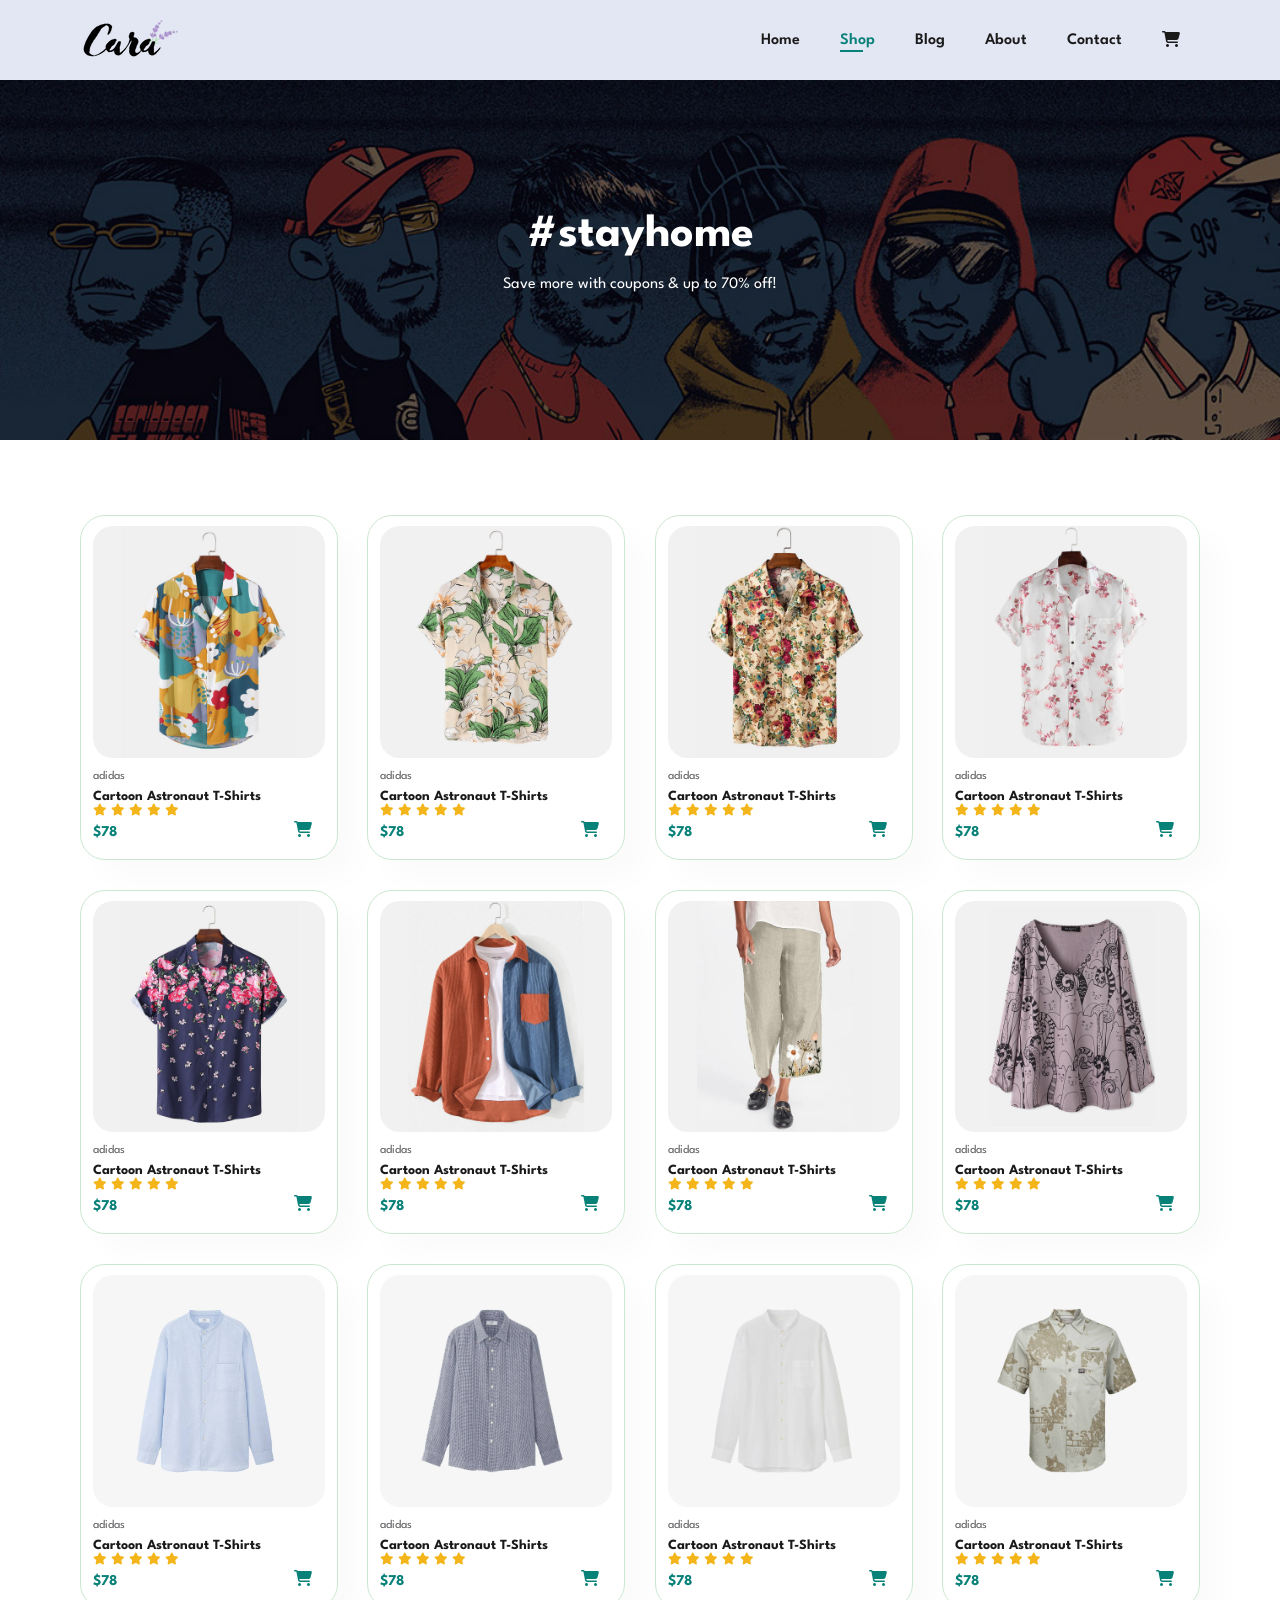
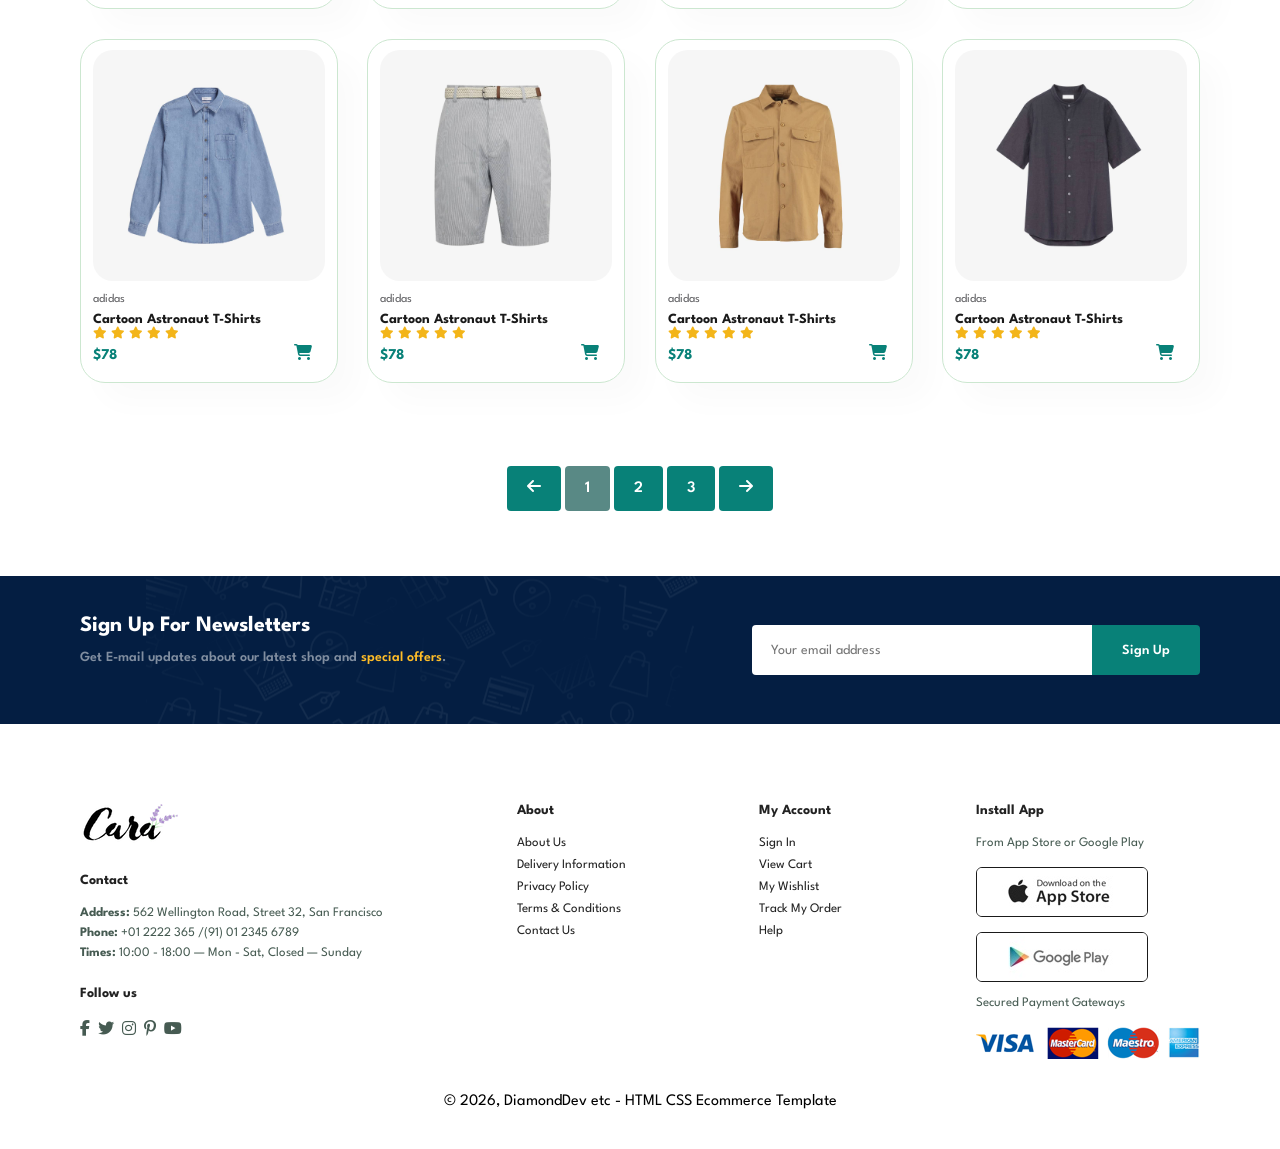
<file: shop.html>
<!DOCTYPE html>
<html lang="en">
<head>
    <meta charset="UTF-8">
    <meta name="viewport" content="width=device-width, initial-scale=1.0">
    <title>Ecommerce Website</title>
    <link rel="stylesheet" href="https://cdnjs.cloudflare.com/ajax/libs/font-awesome/6.5.0/css/all.min.css">
    <link rel="stylesheet" href="style.css">
</head>
<body>
    <section id="header">
        <a href="#"><img src="images/logo (1).png" class="logo" alt=""></a>

        <div>
            <ul id="navbar">
                <li><a href="index.html">Home</a></li> 
                <li><a class="active" href="shop.html">Shop</a></li> 
                <li><a href="blog.html">Blog</a></li> 
                <li><a href="about.html">About</a></li> 
                <li><a href="contact.html">Contact</a></li> 
                <li id="lg-bag"><a href="cart.html"><i class="fa-solid fa-cart-shopping"></i></a></li>
                <a href="#" id="close"><i class="fa-solid fa-xmark"></i></a>
            </ul>
        </div>
        <div id="mobile">
            <a href="cart.html"><i class="fa-solid fa-cart-shopping"></i></a>
            <i id="bar" class="fas fa-outdent"></i>
        </div>
    </section>

    <section id="page-header">
        <h2>#stayhome</h2>
        <p>Save more with coupons & up to 70% off!</p>
    </section>

    <section id="product1" class="section-p1">
        <div class="pro-container">
            <div class="pro" onclick="window.location.href='sproduct.html';">
                <img src="images/f1.jpg" alt="">
                <div class="des">
                    <span>adidas</span>
                    <h5>Cartoon Astronaut T-Shirts</h5>
                    <div class="star">
                        <i class="fas fa-star"></i>
                        <i class="fas fa-star"></i>
                        <i class="fas fa-star"></i>
                        <i class="fas fa-star"></i>
                        <i class="fas fa-star"></i>
                    </div>
                    <h4>$78</h4>
                </div>
                <a href="#"><i class="fa-solid fa-cart-shopping"></i></a>
            </div>
            <div class="pro">
                <img src="images/f2.jpg" alt="">
                <div class="des">
                    <span>adidas</span>
                    <h5>Cartoon Astronaut T-Shirts</h5>
                    <div class="star">
                        <i class="fas fa-star"></i>
                        <i class="fas fa-star"></i>
                        <i class="fas fa-star"></i>
                        <i class="fas fa-star"></i>
                        <i class="fas fa-star"></i>
                    </div>
                    <h4>$78</h4>
                </div>
                <a href="#"><i class="fa-solid fa-cart-shopping"></i></a>
            </div>
            <div class="pro">
                <img src="images/f3.jpg" alt="">
                <div class="des">
                    <span>adidas</span>
                    <h5>Cartoon Astronaut T-Shirts</h5>
                    <div class="star">
                        <i class="fas fa-star"></i>
                        <i class="fas fa-star"></i>
                        <i class="fas fa-star"></i>
                        <i class="fas fa-star"></i>
                        <i class="fas fa-star"></i>
                    </div>
                    <h4>$78</h4>
                </div>
                <a href="#"><i class="fa-solid fa-cart-shopping"></i></a>
            </div>
            <div class="pro">
                <img src="images/f4.jpg" alt="">
                <div class="des">
                    <span>adidas</span>
                    <h5>Cartoon Astronaut T-Shirts</h5>
                    <div class="star">
                        <i class="fas fa-star"></i>
                        <i class="fas fa-star"></i>
                        <i class="fas fa-star"></i>
                        <i class="fas fa-star"></i>
                        <i class="fas fa-star"></i>
                    </div>
                    <h4>$78</h4>
                </div>
                <a href="#"><i class="fa-solid fa-cart-shopping"></i></a>
            </div>
            <div class="pro">
                <img src="images/f5.jpg" alt="">
                <div class="des">
                    <span>adidas</span>
                    <h5>Cartoon Astronaut T-Shirts</h5>
                    <div class="star">
                        <i class="fas fa-star"></i>
                        <i class="fas fa-star"></i>
                        <i class="fas fa-star"></i>
                        <i class="fas fa-star"></i>
                        <i class="fas fa-star"></i>
                    </div>
                    <h4>$78</h4>
                </div>
                <a href="#"><i class="fa-solid fa-cart-shopping"></i></a>
            </div>
            <div class="pro">
                <img src="images/f6.jpg" alt="">
                <div class="des">
                    <span>adidas</span>
                    <h5>Cartoon Astronaut T-Shirts</h5>
                    <div class="star">
                        <i class="fas fa-star"></i>
                        <i class="fas fa-star"></i>
                        <i class="fas fa-star"></i>
                        <i class="fas fa-star"></i>
                        <i class="fas fa-star"></i>
                    </div>
                    <h4>$78</h4>
                </div>
                <a href="#"><i class="fa-solid fa-cart-shopping"></i></a>
            </div>
            <div class="pro">
                <img src="images/f7.jpg" alt="">
                <div class="des">
                    <span>adidas</span>
                    <h5>Cartoon Astronaut T-Shirts</h5>
                    <div class="star">
                        <i class="fas fa-star"></i>
                        <i class="fas fa-star"></i>
                        <i class="fas fa-star"></i>
                        <i class="fas fa-star"></i>
                        <i class="fas fa-star"></i>
                    </div>
                    <h4>$78</h4>
                </div>
                <a href="#"><i class="fa-solid fa-cart-shopping"></i></a>
            </div>
            <div class="pro">
                <img src="images/f8.jpg" alt="">
                <div class="des">
                    <span>adidas</span>
                    <h5>Cartoon Astronaut T-Shirts</h5>
                    <div class="star">
                        <i class="fas fa-star"></i>
                        <i class="fas fa-star"></i>
                        <i class="fas fa-star"></i>
                        <i class="fas fa-star"></i>
                        <i class="fas fa-star"></i>
                    </div>
                    <h4>$78</h4>
                </div>
                <a href="#"><i class="fa-solid fa-cart-shopping"></i></a>
            </div>

            <div class="pro">
                <img src="images/n1.jpg" alt="">
                <div class="des">
                    <span>adidas</span>
                    <h5>Cartoon Astronaut T-Shirts</h5>
                    <div class="star">
                        <i class="fas fa-star"></i>
                        <i class="fas fa-star"></i>
                        <i class="fas fa-star"></i>
                        <i class="fas fa-star"></i>
                        <i class="fas fa-star"></i>
                    </div>
                    <h4>$78</h4>
                </div>
                <a href="#"><i class="fa-solid fa-cart-shopping"></i></a>
            </div>
            <div class="pro">
                <img src="images/n2.jpg" alt="">
                <div class="des">
                    <span>adidas</span>
                    <h5>Cartoon Astronaut T-Shirts</h5>
                    <div class="star">
                        <i class="fas fa-star"></i>
                        <i class="fas fa-star"></i>
                        <i class="fas fa-star"></i>
                        <i class="fas fa-star"></i>
                        <i class="fas fa-star"></i>
                    </div>
                    <h4>$78</h4>
                </div>
                <a href="#"><i class="fa-solid fa-cart-shopping"></i></a>
            </div>
            <div class="pro">
                <img src="images/n3.jpg" alt="">
                <div class="des">
                    <span>adidas</span>
                    <h5>Cartoon Astronaut T-Shirts</h5>
                    <div class="star">
                        <i class="fas fa-star"></i>
                        <i class="fas fa-star"></i>
                        <i class="fas fa-star"></i>
                        <i class="fas fa-star"></i>
                        <i class="fas fa-star"></i>
                    </div>
                    <h4>$78</h4>
                </div>
                <a href="#"><i class="fa-solid fa-cart-shopping"></i></a>
            </div>
            <div class="pro">
                <img src="images/n4.jpg" alt="">
                <div class="des">
                    <span>adidas</span>
                    <h5>Cartoon Astronaut T-Shirts</h5>
                    <div class="star">
                        <i class="fas fa-star"></i>
                        <i class="fas fa-star"></i>
                        <i class="fas fa-star"></i>
                        <i class="fas fa-star"></i>
                        <i class="fas fa-star"></i>
                    </div>
                    <h4>$78</h4>
                </div>
                <a href="#"><i class="fa-solid fa-cart-shopping"></i></a>
            </div>
            <div class="pro">
                <img src="images/n5.jpg" alt="">
                <div class="des">
                    <span>adidas</span>
                    <h5>Cartoon Astronaut T-Shirts</h5>
                    <div class="star">
                        <i class="fas fa-star"></i>
                        <i class="fas fa-star"></i>
                        <i class="fas fa-star"></i>
                        <i class="fas fa-star"></i>
                        <i class="fas fa-star"></i>
                    </div>
                    <h4>$78</h4>
                </div>
                <a href="#"><i class="fa-solid fa-cart-shopping"></i></a>
            </div>
            <div class="pro">
                <img src="images/n6.jpg" alt="">
                <div class="des">
                    <span>adidas</span>
                    <h5>Cartoon Astronaut T-Shirts</h5>
                    <div class="star">
                        <i class="fas fa-star"></i>
                        <i class="fas fa-star"></i>
                        <i class="fas fa-star"></i>
                        <i class="fas fa-star"></i>
                        <i class="fas fa-star"></i>
                    </div>
                    <h4>$78</h4>
                </div>
                <a href="#"><i class="fa-solid fa-cart-shopping"></i></a>
            </div>
            <div class="pro">
                <img src="images/n7.jpg" alt="">
                <div class="des">
                    <span>adidas</span>
                    <h5>Cartoon Astronaut T-Shirts</h5>
                    <div class="star">
                        <i class="fas fa-star"></i>
                        <i class="fas fa-star"></i>
                        <i class="fas fa-star"></i>
                        <i class="fas fa-star"></i>
                        <i class="fas fa-star"></i>
                    </div>
                    <h4>$78</h4>
                </div>
                <a href="#"><i class="fa-solid fa-cart-shopping"></i></a>
            </div>
            <div class="pro">
                <img src="images/n8.jpg" alt="">
                <div class="des">
                    <span>adidas</span>
                    <h5>Cartoon Astronaut T-Shirts</h5>
                    <div class="star">
                        <i class="fas fa-star"></i>
                        <i class="fas fa-star"></i>
                        <i class="fas fa-star"></i>
                        <i class="fas fa-star"></i>
                        <i class="fas fa-star"></i>
                    </div>
                    <h4>$78</h4>
                </div>
                <a href="#"><i class="fa-solid fa-cart-shopping"></i></a>
            </div>
        </div>
    </section>

    <section id="pagination" class="section-p1">
        <a href="#"><i class="fa-solid fa-arrow-left"></i></a>
        <a href="#" class="active-pagination">1</a>
        <a href="#">2</a>
        <a href="#">3</a>
        <a href="#"><i class="fa-solid fa-arrow-right"></i></a>
    </section>

    <section id="newsletter" class="section-p1 section-m1">
        <div class="newstext">
            <h4>Sign Up For Newsletters</h4>
            <p>Get E-mail updates about our latest shop and <span>special offers</span>.</p>
        </div>
        <div class="form">
            <input type="text" placeholder="Your email address">
            <button class="normal">Sign Up</button>
        </div>
    </section>

    <footer class="section-p1">
        <div class="col">
            <img  class="logo" src="images/logo (1).png" alt="">
            <h4>Contact</h4>
            <p><strong>Address:</strong> 562 Wellington Road, Street 32, San Francisco</p>
            <p><strong>Phone:</strong> +01 2222 365 /(91) 01 2345 6789</p>
            <p><strong>Times:</strong> 10:00 - 18:00 — Mon - Sat, Closed — Sunday</p>
            <div class="follow">
                <h4>Follow us</h4>
                <div class="icon">
                    <i class="fab fa-facebook-f"></i>
                    <i class="fab fa-twitter"></i>
                    <i class="fab fa-instagram"></i>
                    <i class="fab fa-pinterest-p"></i>
                    <i class="fab fa-youtube"></i>
                </div>
            </div>
        </div>
        
        <div class="col">
            <h4>About</h4>
            <a href="#">About Us</a>
            <a href="#">Delivery Information</a>
            <a href="#">Privacy Policy</a>
            <a href="#">Terms & Conditions</a>
            <a href="#">Contact Us</a>
        </div>
        
        <div class="col">
            <h4>My Account</h4>
            <a href="#">Sign In</a>
            <a href="#">View Cart</a>
            <a href="#">My Wishlist</a>
            <a href="#">Track My Order</a>
            <a href="#">Help</a>
        </div>

        <div class="col install">
            <h4>Install App</h4>
            <p>From App Store or Google Play</p>
            <div class="row">
                <img src="images/app.jpg" alt="">
                <img src="images/play.jpg" alt="">
            </div>
            <p>Secured Payment Gateways</p>
            <img src="images/pay.png" alt="">
        </div>

        <div class="copyright">© 2026, DiamondDev etc - HTML CSS Ecommerce Template</div>
    </footer>
</body>
<script src="script.js"></script>
</html>
</file>
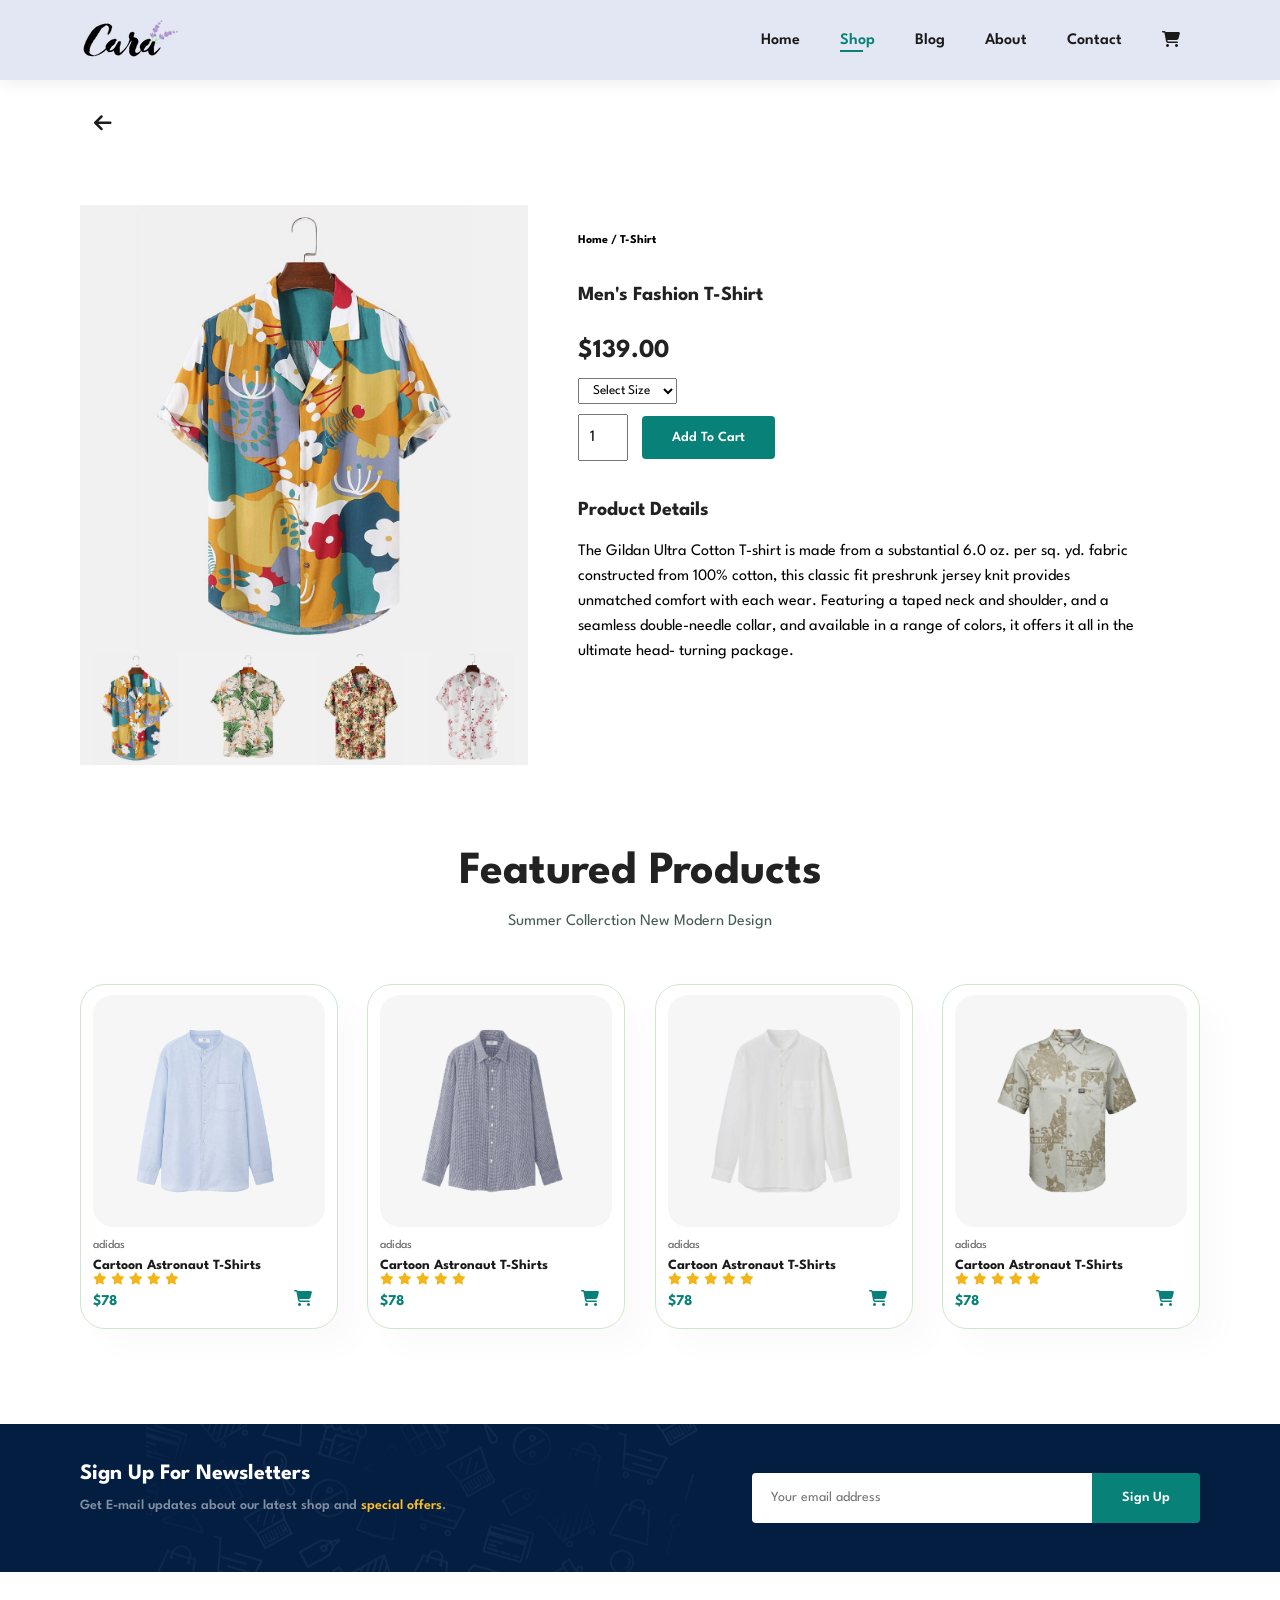
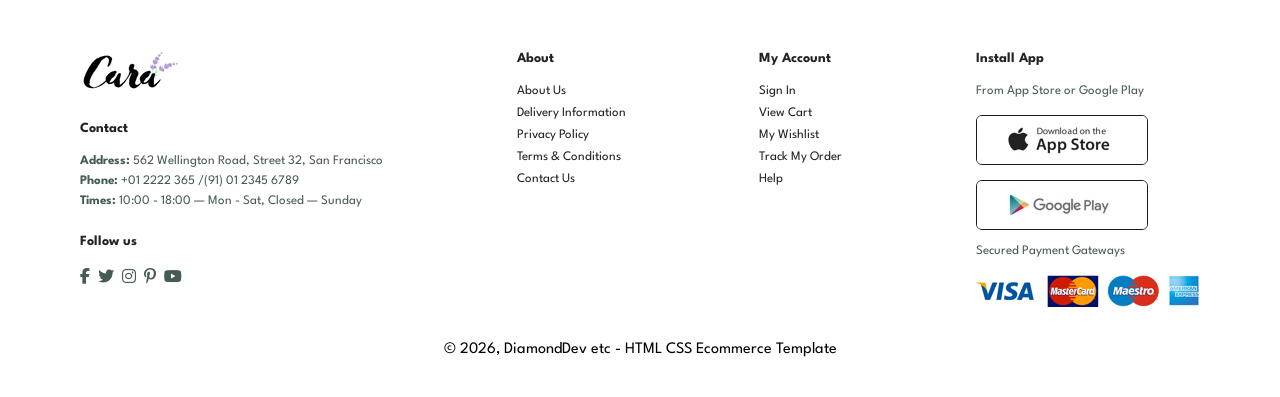
<file: sproduct.html>
<!DOCTYPE html>
<html lang="en">

<head>
    <meta charset="UTF-8">
    <meta name="viewport" content="width=device-width, initial-scale=1.0">
    <title>Ecommerce Website</title>
    <link rel="stylesheet" href="https://cdnjs.cloudflare.com/ajax/libs/font-awesome/6.5.0/css/all.min.css">
    <link rel="stylesheet" href="style.css">
</head>

<body>
    <section id="header">
        <a href="#"><img src="images/logo (1).png" class="logo" alt=""></a>

        <div>
            <ul id="navbar">
                <li><a href="index.html">Home</a></li>
                <li><a class="active" href="shop.html">Shop</a></li>
                <li><a href="blog.html">Blog</a></li>
                <li><a href="about.html">About</a></li>
                <li><a href="contact.html">Contact</a></li>
                <li id="lg-bag"><a href="cart.html"><i class="fa-solid fa-cart-shopping"></i></a></li>
                <a href="#" id="close"><i class="fa-solid fa-xmark"></i></a>
            </ul>
        </div>
        <div id="mobile">
            <a href="cart.html"><i class="fa-solid fa-cart-shopping"></i></a>
            <i id="bar" class="fas fa-outdent"></i>
        </div>
    </section>

    <section id="back-btn-wrap">
        <a href="shop.html" class="back-btn">
            <i class="fa-solid fa-arrow-left"></i>
        </a>
    </section>

    <section id="prodetails" class="section-p1">
        <div class="single-pro-image">
            <img src="images/f1.jpg" width="100%" id="MainImg" alt="">
            <div class="small-img-group">
                <div class="small-img-col">
                    <img src="images/f1.jpg" width="100%" class="small-img" alt="">
                </div>
                <div class="small-img-col">
                    <img src="images/f2.jpg" width="100%" class="small-img" alt="">
                </div>
                <div class="small-img-col">
                    <img src="images/f3.jpg" width="100%" class="small-img" alt="">
                </div>
                <div class="small-img-col">
                    <img src="images/f4.jpg" width="100%" class="small-img" alt="">
                </div>
            </div>
        </div>

        <div class="single-pro-details">
            <h6>Home / T-Shirt</h6>
            <h4>Men's Fashion T-Shirt</h4>
            <h2>$139.00</h2>
            <select>
                <option>Select Size</option>
                <option>Small</option>
                <option>Medium</option>
                <option>Large</option>
                <option>XL</option>
                <option>XXL</option>
            </select>
            <input type="number" value="1" min="1" id="qty">
            <button class="normal">Add To Cart</button>
            <h4>Product Details</h4>
            <span>The Gildan Ultra Cotton T-shirt is made from a substantial 6.0 oz. per
                sq. yd. fabric constructed from 100% cotton, this classic fit preshrunk
                jersey knit provides unmatched comfort with each wear. Featuring a
                taped neck and shoulder, and a seamless double-needle collar, and
                available in a range of colors, it offers it all in the ultimate head-
                turning package.</span>
        </div>
    </section>

    <section id="product1" class="section-p1">
        <h2>Featured Products</h2>
        <p>Summer Collerction New Modern Design</p>
        <div class="pro-container">
            <div class="pro">
                <img src="images/n1.jpg" alt="">
                <div class="des">
                    <span>adidas</span>
                    <h5>Cartoon Astronaut T-Shirts</h5>
                    <div class="star">
                        <i class="fas fa-star"></i>
                        <i class="fas fa-star"></i>
                        <i class="fas fa-star"></i>
                        <i class="fas fa-star"></i>
                        <i class="fas fa-star"></i>
                    </div>
                    <h4>$78</h4>
                </div>
                <a href="#"><i class="fa-solid fa-cart-shopping"></i></a>
            </div>
            <div class="pro">
                <img src="images/n2.jpg" alt="">
                <div class="des">
                    <span>adidas</span>
                    <h5>Cartoon Astronaut T-Shirts</h5>
                    <div class="star">
                        <i class="fas fa-star"></i>
                        <i class="fas fa-star"></i>
                        <i class="fas fa-star"></i>
                        <i class="fas fa-star"></i>
                        <i class="fas fa-star"></i>
                    </div>
                    <h4>$78</h4>
                </div>
                <a href="#"><i class="fa-solid fa-cart-shopping"></i></a>
            </div>
            <div class="pro">
                <img src="images/n3.jpg" alt="">
                <div class="des">
                    <span>adidas</span>
                    <h5>Cartoon Astronaut T-Shirts</h5>
                    <div class="star">
                        <i class="fas fa-star"></i>
                        <i class="fas fa-star"></i>
                        <i class="fas fa-star"></i>
                        <i class="fas fa-star"></i>
                        <i class="fas fa-star"></i>
                    </div>
                    <h4>$78</h4>
                </div>
                <a href="#"><i class="fa-solid fa-cart-shopping"></i></a>
            </div>
            <div class="pro">
                <img src="images/n4.jpg" alt="">
                <div class="des">
                    <span>adidas</span>
                    <h5>Cartoon Astronaut T-Shirts</h5>
                    <div class="star">
                        <i class="fas fa-star"></i>
                        <i class="fas fa-star"></i>
                        <i class="fas fa-star"></i>
                        <i class="fas fa-star"></i>
                        <i class="fas fa-star"></i>
                    </div>
                    <h4>$78</h4>
                </div>
                <a href="#"><i class="fa-solid fa-cart-shopping"></i></a>
            </div>
    </section>

    <section id="newsletter" class="section-p1 section-m1">
        <div class="newstext">
            <h4>Sign Up For Newsletters</h4>
            <p>Get E-mail updates about our latest shop and <span>special offers</span>.</p>
        </div>
        <div class="form">
            <input type="text" placeholder="Your email address">
            <button class="normal">Sign Up</button>
        </div>
    </section>

    <footer class="section-p1">
        <div class="col">
            <img class="logo" src="images/logo (1).png" alt="">
            <h4>Contact</h4>
            <p><strong>Address:</strong> 562 Wellington Road, Street 32, San Francisco</p>
            <p><strong>Phone:</strong> +01 2222 365 /(91) 01 2345 6789</p>
            <p><strong>Times:</strong> 10:00 - 18:00 — Mon - Sat, Closed — Sunday</p>
            <div class="follow">
                <h4>Follow us</h4>
                <div class="icon">
                    <i class="fab fa-facebook-f"></i>
                    <i class="fab fa-twitter"></i>
                    <i class="fab fa-instagram"></i>
                    <i class="fab fa-pinterest-p"></i>
                    <i class="fab fa-youtube"></i>
                </div>
            </div>
        </div>

        <div class="col">
            <h4>About</h4>
            <a href="#">About Us</a>
            <a href="#">Delivery Information</a>
            <a href="#">Privacy Policy</a>
            <a href="#">Terms & Conditions</a>
            <a href="#">Contact Us</a>
        </div>

        <div class="col">
            <h4>My Account</h4>
            <a href="#">Sign In</a>
            <a href="#">View Cart</a>
            <a href="#">My Wishlist</a>
            <a href="#">Track My Order</a>
            <a href="#">Help</a>
        </div>

        <div class="col install">
            <h4>Install App</h4>
            <p>From App Store or Google Play</p>
            <div class="row">
                <img src="images/app.jpg" alt="">
                <img src="images/play.jpg" alt="">
            </div>
            <p>Secured Payment Gateways</p>
            <img src="images/pay.png" alt="">
        </div>

        <div class="copyright">© 2026, DiamondDev etc - HTML CSS Ecommerce Template</div>
    </footer>

    <script>
        var MainImg = document.getElementById("MainImg");
        var smallimg = document.getElementsByClassName("small-img");

        smallimg[0].onclick = function () {
            MainImg.src = smallimg[0].src;
        }

        smallimg[1].onclick = function () {
            MainImg.src = smallimg[1].src;
        }

        smallimg[2].onclick = function () {
            MainImg.src = smallimg[2].src;
        }

        smallimg[3].onclick = function () {
            MainImg.src = smallimg[3].src;
        }
    </script>

    <script>
        const qty = document.getElementById("qty");

        qty.addEventListener("input", () => {
            if (qty.value < 1) {
                qty.value = 1;
            }
        });
    </script>
</body>
<script src="script.js"></script>

</html>
</file>
<file: style.css>
@import url('https://fonts.googleapis.com/css2?family=Spartan:wght@100;200;300;400;500;600;700;800;900&display=swap');

* {
    margin: 0;
    padding: 0;
    box-sizing: border-box;
    font-family: 'Spartan', sans-serif;
}

h1 {
    font-size: 50px;
    line-height: 64px;
    color: #222;
}

h2 {
    font-size: 46px;
    line-height: 54px;
    color: #222;
}

h4 {
    font-size: 20px;
    color: #222;
}

h6 {
    font-weight: 700;
    font-size: 12px;
}

p {
    font-size: 16px;
    color: #465b52;
    margin: 15px 0 20px 0;
}

img {
    max-width: 100%;
    display: block;
}

.section-p1 {
    padding: 40px 80px;
}

.section-m1 {
    margin: 40px 0;
}

button.normal {
    font-size: 14px;
    font-weight: 600;
    padding: 15px 30px;
    color: #000;
    background-color: #fff;
    border-radius: 4px;
    cursor: pointer;
    border: none;
    outline: none;
    transition: 0.2s;
}

button.white {
    font-size: 13px;
    font-weight: 600;
    padding: 11px 18px;
    color: #fff;
    background-color: transparent;
    cursor: pointer;
    border: 1px solid #fff;
    outline: none;
    transition: 0.2s;
}

body {
    width: 100%;
}

/* Header Start */
#header {
    display: flex;
    align-items: center;
    justify-content: space-between;
    padding: 20px 80px;
    background-color: #e3e6f3;
    box-shadow: 0 5px 15px rgba(0, 0, 0, 0.06);
    z-index: 999;
    position: sticky;
    top: 0;
    left: 0;
}

#navbar {
    display: flex;
    align-items: center;
    justify-content: center;
}

#navbar li {
    list-style: none;
    padding: 0 20px;
    position: relative;
}

#navbar li:nth-last-child {
    width: 40px;
    height: 40px;
    line-height: 40px;
    border-radius: 50%;
    background-color: #e8f6ea;
    font-weight: 500;
    color: #088178;
    border: 1px solid;
}

#navbar li a {
    text-decoration: none;
    font-size: 16px;
    font-weight: 600;
    color: #1a1a1a;
    transition: 0.3s ease;
}

#navbar li a:hover,
#navbar li a.active {
    color: #088178;
}

#navbar li a.active::after,
#navbar li a:hover::after {
    content: "";
    width: 30%;
    height: 2px;    
    background-color: #088178;
    position: absolute;
    bottom: -4px;
    left: 20px;
}

#mobile {
    display: none;
    align-items: center;
}

#close {
    display: none;
}

/* Home Page */
#hero {
    background-image: url(images/hero4.png);
    height: 90vh;
    width: 100%;
    background-size: cover;
    background-position: top 25% right 0;
    padding: 0 80px;
    display: flex;
    flex-direction: column;
    align-items: flex-start;
    justify-content: center;
}

#hero h4 {
    padding: 15px;
}

#hero h1 {
    color: #088178;
}

#hero button {
    background-image: url(images/button.png);
    background-color: transparent;
    color: #088178;
    border: 0;
    padding: 14px 80px 14px 65px;
    background-repeat: no-repeat;
    cursor: pointer;
    font-weight: 700;
    font-size: 15px;
}

#feature {
    display: flex;
    align-items: center;
    justify-content: space-between;
    flex-wrap: wrap;
}

#feature .fe-box {
    width: 180px;
    text-align: center;
    padding: 25px 15px;
    box-shadow: 20px 20px 34px rgba(0, 0, 0, 0.03);
    border: 1px solid #cce7d0;
    border-radius: 4px;
    margin: 15px 0;
    transition: 0.3s;
}

#feature .fe-box:hover {
    box-shadow: 10px 10px 54px rgba(70, 62, 221, 0.1);
}

#feature .fe-box h6 {
    display: inline-block;
    padding: 9px 8px 6px 8px;
    line-height: 1;
    border-radius: 4px;
    color: #088178;
    background-color: #fddde4;
}

#feature .fe-box img {
    width: 100%;
    margin-bottom: 10px;
}

#feature .fe-box:nth-child(2) h6 {
    background-color: #cdebbc;
}

#feature .fe-box:nth-child(3) h6 {
    background-color: #d1e8f2;
}

#feature .fe-box:nth-child(4) h6 {
    background-color: #cdd4f8;
}

#feature .fe-box:nth-child(5) h6 {
    background-color: #f6dbf6;
}

#feature .fe-box:nth-child(6) h6 {
    background-color: #fff2e5;
}

#product1 {
    text-align: center;
}

#product1 .pro-container {
    display: flex;
    justify-content: space-between;
    padding-top: 20px;
    flex-wrap: wrap;
}

#product1 .pro {
    width: 23%;
    min-width: 220px;
    padding: 10px 12px;
    border: 1px solid #cce7d0;
    border-radius: 25px;
    cursor: pointer;
    box-shadow: 20px 20px 30px rgba(0, 0, 0, 0.02);
    margin: 15px 0;
    transition: 0.2s ease;
    position: relative;
}

#product1 .pro:hover {
    box-shadow: 20px 20px 30px rgba(0, 0, 0, 0.06);
}

#product1 .pro img {
    width: 100%;
    border-radius: 20px;
}

#product1 .pro .des {
    text-align: start;
    padding: 10px 0;
}

#product1 .pro .des span {
    color: #606063;
    font-size: 12px;
}

#product1 .pro .des h5 {
    padding-top: 7px;
    color: #1a1a1a;
    font-size: 14px;
}

#product1 .pro .des i {
    font-size: 12px;
    color: rgb(243, 181, 25);
}

#product1 .pro .des h4 {
    padding-top: 7px;
    font-size: 15px;
    font-weight: 700;
    color: #088178;
}

#product1 .pro a {
    font-weight: 500;
    color: #088178;
    position: absolute;
    bottom: 20px;
    right: 25px;
}

#banner {
    display: flex;
    flex-direction: column;
    justify-content: center;
    align-items: center;
    text-align: center;
    background-image: url(images/b2\ \(1\).jpg);
    width: 100%;
    height: 40vh;
    background-size: cover;
    background-position: center;
}

#banner h4 {
    color: #fff;
    font-size: 16px;
}

#banner h2 {
    color: #fff;
    font-size: 30px;
    padding: 10px 0;
}

#banner h2 span {
    color: #ef3636;

}

#banner button:hover {
    background: #088178;
    color: #fff;
}

#sm-banner {
    display: flex;
    justify-content: space-between;
    flex-wrap: wrap;
    flex-direction: row;
}

#bar {
    cursor: pointer;
}

#sm-banner .banner-box {
    display: flex;
    flex-direction: column;
    justify-content: center;
    align-items: flex-start;
    background-image: url(images/b17.jpg);
    min-width: 48%;
    height: 50vh;
    background-size: cover;
    background-position: center;
    padding: 30px;
}

#sm-banner .banner-box2 {
    background-image: url(images/b10.jpg);
}

#sm-banner h4 {
    color: #fff;
    font-size: 20px;
    font-weight: 300;
}

#sm-banner h2 {
    color: #fff;
    font-size: 28px;
    font-weight: 800;
}

#sm-banner span {
    color: #fff;
    font-size: 14px;
    font-weight: 500;
    padding-bottom: 15px;
}

#sm-banner .banner-box:hover button {
    background-color: #088178;
    border: 1px solid #088178;
}

#banner3 {
    display: flex;
    justify-content: space-between;
    flex-wrap: wrap;
    padding: 0 80px;
}

#banner3 .banner-box {
    display: flex;
    flex-direction: column;
    justify-content: center;
    align-items: flex-start;
    background-image: url(images/b7\ \(1\).jpg);
    min-width: 30%;
    height: 30vh;
    background-size: cover;
    background-position: center;
    padding: 20px;
    margin-bottom: 20px;
}

#banner3 .banner-box2 {
    background-image: url(images/b4\ \(1\).jpg);
}

#banner3 .banner-box3 {
    background-image: url(images/b18.jpg);
}

#banner3 h2 {
    color: #fff;
    font-weight: 900;
    font-size: 22px;
}

#banner3 h3 {
    color: #ec544e;
    font-weight: 800;
    font-size: 15px;
}

#back-btn-wrap {
    padding: 20px 80px 0;
}

.back-btn {
    width: 45px;
    height: 45px;
    display: flex;
    align-items: center;
    justify-content: center;

    text-decoration: none;
    color: #1a1a1a;

    border-radius: 50%;
    transition: 0.3s ease;
}

.back-btn i {
    font-size: 20px;
}

.back-btn:hover {
    background-color: #088178;
    color: #fff;
}

#newsletter {
    display: flex;
    justify-content: space-between;
    flex-wrap: wrap;
    align-items: center;
    background-image: url(images/b14.png);
    background-repeat: no-repeat;
    background-position: 20% 30%;
    background-color: #041e42;
}

#newsletter h4 {
    font-size: 22px;
    font-weight: 700;
    color: #fff;
}


#newsletter p {
    font-size: 14px;
    font-weight: 600;
    color: #818ea0;
}

#newsletter p span {
    color: #ffbd27;
}

#newsletter .form {
    display: flex;
    width: 40%;
}

#newsletter input {
    height: 3.125rem;
    padding: 0 1.25em;
    font-size: 14px;
    width: 100%;
    border: 1px solid transparent;
    border-radius: 4px;
    outline: none;
    border-top-right-radius: 0;
    border-bottom-right-radius: 0;
}

#newsletter button {
    background-color: #088178;
    color: #fff;
    white-space: nowrap;
    border-top-left-radius: 0;
    border-bottom-left-radius: 0;
}

footer {
    display: flex;
    flex-wrap: wrap;
    justify-content: space-between;
}

footer .col {
    display: flex;
    flex-direction: column;
    align-items: flex-start;
    margin-bottom: 20px;
}

footer .logo {
    margin-bottom: 30px;
}

footer h4 {
    font-size: 14px;
    padding-bottom: 20px;
}

footer p {
    font-size: 13px;
    margin: 0 0 8px 0;
}

footer a {
    font-size: 13px;
    text-decoration: none;
    color: #222;
    margin-bottom: 10px;
}

footer .follow {
    margin-top: 20px;
}

footer .follow i {
    color: #465b52;
    padding-right: 4px;
    cursor: pointer;
}

footer .install .row img {
    border: 1px solid #1a1a1a;
    border-radius: 6px;
}

footer .install img {
    margin: 10px 0 15px 0;
}

footer .follow i:hover,
footer a:hover {
    color: #088178;
}

footer .copyright {
    width: 100%;
    text-align: center;
}


/* Shop Page */
#page-header {
    background-image: url(images/b1\ \(1\).jpg);
    width: 100%;
    height: 40vh;
    background-size: cover;
    display: flex;
    justify-content: center;
    text-align: center;
    flex-direction: column;
    padding: 14px;
}

#page-header h2,
#page-header p {
    color: #fff;
}

#pagination {
    text-align: center;
}

#pagination a {
    text-decoration: none;
    background-color: #088178;
    padding: 15px 20px;
    border-radius: 4px;
    color: #fff;
    font-weight: 600;
    transition: 0.2s;
}

#pagination a:hover {
    background-color: #04736a;
}

#pagination a i {
    font-size: 16px;
    font-weight: 600;
}

#pagination .active-pagination {
    background-color: #598985;
}

/* Single Product */
#prodetails {
    display: flex;
    margin-top: 20px;
}

#prodetails .single-pro-image {
    width: 40%;
    margin-right: 50px;
}

.small-img-group {
    display: flex;
    width: 104.2%;
}

.small-img-col {
    flex-basis: 24%;
    cursor: pointer;
}

#prodetails .single-pro-details {
    width: 50%;
    padding-top: 30px;
}

#prodetails .single-pro-details h4 {
    padding: 40px 0 20px 0;
}

#prodetails .single-pro-details h2 {
    font-size: 26px;
}

#prodetails .single-pro-details select {
    display: block;
    padding: 5px 10px;
    margin-bottom: 10px;
}

#prodetails .single-pro-details input {
    width: 50px;
    height: 47px;
    padding-left: 10px;
    font-size: 16px;
    margin-right: 10px;
}

#prodetails .single-pro-details button {
    background-color: #088178;
    color: #fff;
}

#prodetails .single-pro-details select:focus {
    outline: none;
}

#prodetails .single-pro-details input:focus {
    outline: none;
}

#prodetails .single-pro-details span {
    line-height: 25px;
}

/* Blog Page */
#blog {
    padding: 150px 150px 0 150px;
}

#blog .blog-box {
    display: flex;
    align-items: center;
    width: 100%;
    position: relative;
    padding-bottom: 90px;
}

#blog img {
    width: 100%;
    height: 300px;
    object-fit: cover;
}

#blog .blog-img {
    width: 50%;
    margin-right: 40px;
}

#blog .blog-details {
    width: 50%;
}

#blog .blog-details a {
    text-decoration: none;
    font-size: 11px;
    color: #000;
    font-weight: 700;
    position: relative;
    transition: 0.3s;
}

#blog .blog-details a::after {
    content: "";
    width: 50px;
    height: 2.5px;
    background-color: #000;
    position: absolute;
    top: 4px;
    right: -60px;

}

#blog .blog-details a:hover {
    color: #088178;
}

#blog .blog-details a:hover::after {
    background-color: #088178;
}

#blog .blog-box h1 {
    position: absolute;
    top: -40px;
    left: 0;
    font-size: 70px;
    font-weight: 700;
    color: #c9cbce;
    z-index: -9;
}

#page-header.blog-header {
    background-image: url(images/b19.jpg);
}


/* About Page */
#page-header.about-header {
    background-image: url(images/banner\ \(1\).png);
}

#about-head img {
    width: 50%;
    height: auto;
}

#about-head {
    display: flex;
    align-items: center;
}

#about-head div {
    padding-left: 40px;
}

#about-app {
    text-align: center;
}

#about-app a {
    color: #088178;
}

#about-app .video {
    width: 70%;
    height: 100%;
    margin: 30px auto 0 auto;
}

#about-app .video video {
    width: 100%;
    height: 100%;
    border-radius: 20px;
}

/* Contact Page */
#contact-details {
    display: flex;
    align-items: center;
    justify-content: space-between;
}

#contact-details .details {
    width: 40%;
}

#contact-details .details span,
#form-details form span {
    font-size: 12px;
}

#contact-details .details h2,
#form-details form h2 {
    font-size: 26px;
    line-height: 35px;
    padding: 20px 0;
}

#contact-details .details h3 {
    font-size: 16px;
    padding-bottom: 15px;
}

#contact-details .details li {
    list-style: none;
    display: flex;
    padding: 10px 0;
}

#contact-details .details li i {
    font-size: 14px;
    padding-right: 22px;
}

#contact-details .details li p {
    margin: 0;
    font-size: 14px;
}

#contact-details .map {
    width: 55%;
    height: 400px;
}

#contact-details .map iframe {
    width: 100%;
    height: 100%;
}

#form-details {
    display: flex;
    justify-content: space-between;
    margin: 30px;
    padding: 80px;
    border: 1px solid #e1e1e1;
}

#form-details form {
    width: 65%;
    display: flex;
    flex-direction: column;
    align-items: flex-start;
}

#form-details form input,
#form-details form textarea {
    width: 100%;
    padding: 12px 15px;
    outline: none;
    margin-bottom: 20px;
    border: 1px solid #e1e1e1;
    resize: none;
}

#form-details form button {
    background-color: #088178;
    color: #fff;
}

#form-details .people div {
    padding-bottom: 25px;
    display: flex;
    align-items: flex-start;
}

#form-details .people img {
    width: 65px;
    height: 65px;
    object-fit: cover;
    margin-right: 15px;
}

#form-details .people div p {
    margin: 0;
    font-size: 13px;
    line-height: 25px;
}

#form-details .people div p span {
    display: block;
    font-size: 16px;
    font-weight: 600;
    color: #000;
}

/* Cart Page */
#cart {
    overflow-x: auto;
}

#cart table {
    width: 100%;
    border-collapse: collapse;
    table-layout: fixed;
    white-space: nowrap;
}

#cart table img {
    width: 70px;
}

#cart table td:nth-child(1) {
    width: 100px;
    text-align: center;
}

#cart table td:nth-child(1) a {
    width: 100px;
    text-align: center;
    color: #088178;
}

#cart table td:nth-child(2) {
    width: 150px;
    text-align: center;
}

#cart table td:nth-child(3) {
    width: 250px;
    text-align: center;
}

#cart table td:nth-child(4),
#cart table td:nth-child(5),
#cart table td:nth-child(6) {
    width: 150px;
    text-align: center;
}

#cart table td:nth-child(5) input {
    width: 70px;
    padding: 10px 5px 10px 15px;
}

#cart table thead {
    border: 1px solid #e2e9e1;
    border-left: none;
    border-right: none;
}

#cart table thead td {
    font-weight: 700;
    text-transform: uppercase;
    font-size: 13px;
    padding: 18px 0;
}

#cart table tbody tr td {
    padding-top: 15px;
}

#cart table tbody td {
    font-size: 13px;
}

#cart-add {
    display: flex;
    flex-wrap: wrap;
    justify-content: space-between;
}

#coupon {
    width: 50%;
    margin-bottom: 30px;
}

#coupon h3,
#subtotal h3 {
    padding-bottom: 15px;
}

#coupon input {
    padding: 10px 20px;
    outline: none;
    width: 60%;
    margin-right: 10px;
    border: 1px solid #e2e9e1;
}

#coupon button,
#subtotal button {
    background-color: #088178;
    color: #fff;
    padding: 12px 20px;
}

#subtotal {
    width: 50%;
    margin-bottom: 30px;
    border: 1px solid #e2e9e1;
    padding: 30px;
}

#subtotal table {
    border-collapse: collapse;
    width: 100%;
    margin-bottom: 20px;
}

#subtotal table td {
    width: 50%;
    border: 1px solid #e2e9e1;
    padding: 10px;
    font-size: 13px;
}

/* Start Media Query */
@media (max-width:799px) {
    .section-p1 {
        padding: 40px 40px;
    }

    #navbar {
        display: flex;
        flex-direction: column;
        align-items: flex-start;
        justify-content: flex-start;
        position: fixed;
        top: 0;
        right: -300px;
        height: 100vh;
        width: 175px;
        z-index: 9999;
        background-color: #e3e6f3;
        box-shadow: 0 40px 60px rgba(0, 0, 0, 0.01);
        padding: 80px 0 0 10px;
        transition: 0.3s;
    }

    #navbar {
        top: 0px; 
    }

    #navbar.active {
        right: -0px;
    }

    #navbar li {
        margin-bottom: 25px;
    }

    #mobile a.active {
        position: relative;
    }

    #mobile a.active i {
        color: #088178;

    }

    #mobile a.active::after {
        content: "";
        width: 50%;
        height: 2px;
        background-color: #088178;
        position: absolute;
        bottom: -4px;
        left: 50%;
    }

    #mobile {
        display: flex;
        align-items: center;
    }

    #mobile i {
        color: #1a1a1a;
        font-size: 24px;
        padding-left: 20px;
    }

    #close {
        width: 45px;
        height: 45px;
        position: absolute;
        top: 20px;
        display: flex;
        align-items: center;
        justify-content: center;

        text-decoration: none;
        color: #1a1a1a;

        border-radius: 50%;
        transition: 0.3s ease;
    }

    #close i {
        font-size: 20px;
    }

    #close:hover {
        background-color: #088178;
        color: #fff;
    }

    #lg-bag {
        display: none;
    }

    .fa-basket-shopping:before, .fa-basket-shopping:before {
        content: "\f290";
    }

    #hero {
        height: 70vh;
        padding: 0 80px;
        background-position: top 30% right 30%;
    }

    #feature {
        justify-content: center;
    }

    #feature .fe-box {
        margin: 15px 15px;
    }

    #product1 .pro-container {
        justify-content: center;
    }

    #product1 .pro {
        margin: 15px;
    }

    #banner {
        height: 20vh;
    }

    #sm-banner .banner-box {
        min-width: 100%;
        height: 30vh;
        margin-bottom: 20px;
    }

    #banner3 {
        padding: 0 40px;
    }

    #banner3 .banner-box {
        width: 100%;
    }

    #newsletter .form {
        width: 70%;
    }

    /* About Page */
    #about-head {
        display: flex;
        flex-direction: column;
        align-items: flex-start;
    }

    #about-head img {
        width: 100%;
    }

    #about-head div {
        width: 100%;
        padding-left: 0;
        margin-top: 20px;
    }

    /* Contact Page */
    #form-details {
        padding: 40px;
    }

    #form-details form {
        width: 50%;
    }
}

@media (max-width: 477px) {
    .section-p1 {
        padding: 20px;
    }

    #header {
        padding: 10px 30px;
    }

    h1 {
        font-size: 38px;
    }

    h2 {
        font-size: 32px;
    }

    #hero {
        padding: 0 20px;
        background-position: 55%;
    }

    #feature {
        justify-content: space-between;
    }

    #feature .fe-box {
        width: 155px;
        margin: 0 0 15px 0;
    }

    #product1 .pro {
        width: 100%;
    }

    #banner {
        height: 40vh;
    }

    #sm-banner .banner-box {
        height: 40vh;
    }

    #sm-banner .banner-box2 {
        margin-top: 20px;
    }

    #banner3 {
        padding: 0 20px;
    }

    #banner3 .banner-box {
        width: 100%;
    }

    #newsletter {
        padding: 40px 20px;
    }

    #newsletter .form {
        width: 100%;
    }

    footer .copyright {
        text-align: start;
    }

    /* Single Product */
    #prodetails {
        display: flex;
        flex-direction: column;
    }

    #prodetails .single-pro-image {
        width: 100%;
        margin-right: 0px;
    }

    #prodetails .single-pro-details {
        width: 100%;
    }

    /* Blog Page */
    #blog {
        padding: 100px 20px 0 20px;
    }

    #blog .blog-box {
        display: flex;
        flex-direction: column;
        align-items: flex-start;
    }

    #blog .blog-img {
        width: 100%;
        margin-right: 0;
        margin-bottom: 30px;
    }

    #blog .blog-details {
        width: 100%;
    }

    /* About Page */
    #about-head {
        flex-direction: column;
    }
    
    #about-head img {
        width: 100%;
        margin-bottom: 20px;
    }
    
    #about-head div {
        padding-left: 0px;
    }

    #about-app .video {
        width: 100%;
    }

    /* Contact Page */
    #contact-details {
        flex-direction: column;
    }

    #contact-details .details {
        width: 100%;
        margin-bottom: 30px;
    }
    
    #contact-details .map {
        width: 100%;
    }

    #form-details {
        margin: 10px;
        padding: 30px 10px;
        flex-wrap: wrap;
    }

    #form-details form {
        width: 100%;
        margin-bottom: 30px;
    }

    /* Cart Page */
    #cart-add {
        flex-direction: column;
    }

    #coupon {
        width: 100%;
    }

    #subtotal {
        width: 100%;
        padding: 20px;
    }
}

/* Large Tablets */
@media (max-width: 992px) {
    #newsletter .form {
        width: 60%;
    }

    #contact-details .details {
        width: 45%;
    }

    #contact-details .map {
        width: 50%;
    }

    #prodetails .single-pro-image {
        width: 45%;
    }

    #prodetails .single-pro-details {
        width: 55%;
    }
}

/* Small Tablets */
@media (max-width: 700px) {

    #hero {
        height: 60vh;
        padding: 0 40px;
    }

    #banner h2 {
        font-size: 24px;
    }

    #product1 .pro {
        width: 45%;
        min-width: 200px;
    }

    #newsletter {
        flex-direction: column;
        text-align: center;
        gap: 20px;
    }

    #newsletter .form {
        width: 100%;
    }

    #contact-details {
        flex-direction: column;
    }

    #contact-details .details,
    #contact-details .map {
        width: 100%;
    }

    #contact-details .map {
        margin-top: 30px;
    }
}

/* Large Phones */
@media (max-width: 600px) {

    h1 {
        font-size: 42px;
        line-height: 48px;
    }

    h2 {
        font-size: 34px;
        line-height: 40px;
    }

    #hero {
        padding: 0 25px;
    }

    #feature {
        justify-content: center;
    }

    #feature .fe-box {
        width: 170px;
    }

    #product1 .pro {
        width: 100%;
    }

    #coupon input {
        width: 100%;
        margin-bottom: 10px;
    }

    #coupon button {
        width: 100%;
    }
}

/* Very Small Phones */
@media (max-width: 360px) {

    #header {
        padding: 10px 15px;
    }

    #mobile i {
        font-size: 20px;
        padding-left: 12px;
    }

    h1 {
        font-size: 30px;
        line-height: 38px;
    }

    h2 {
        font-size: 26px;
        line-height: 32px;
    }

    h4 {
        font-size: 16px;
    }

    #hero {
        padding: 0 15px;
    }

    #feature .fe-box {
        width: 100%;
    }

    .back-btn {
        width: 40px;
        height: 40px;
    }

    #prodetails .single-pro-details input {
        width: 45px;
    }

    button.normal {
        padding: 12px 20px;
    }
}
</file>
